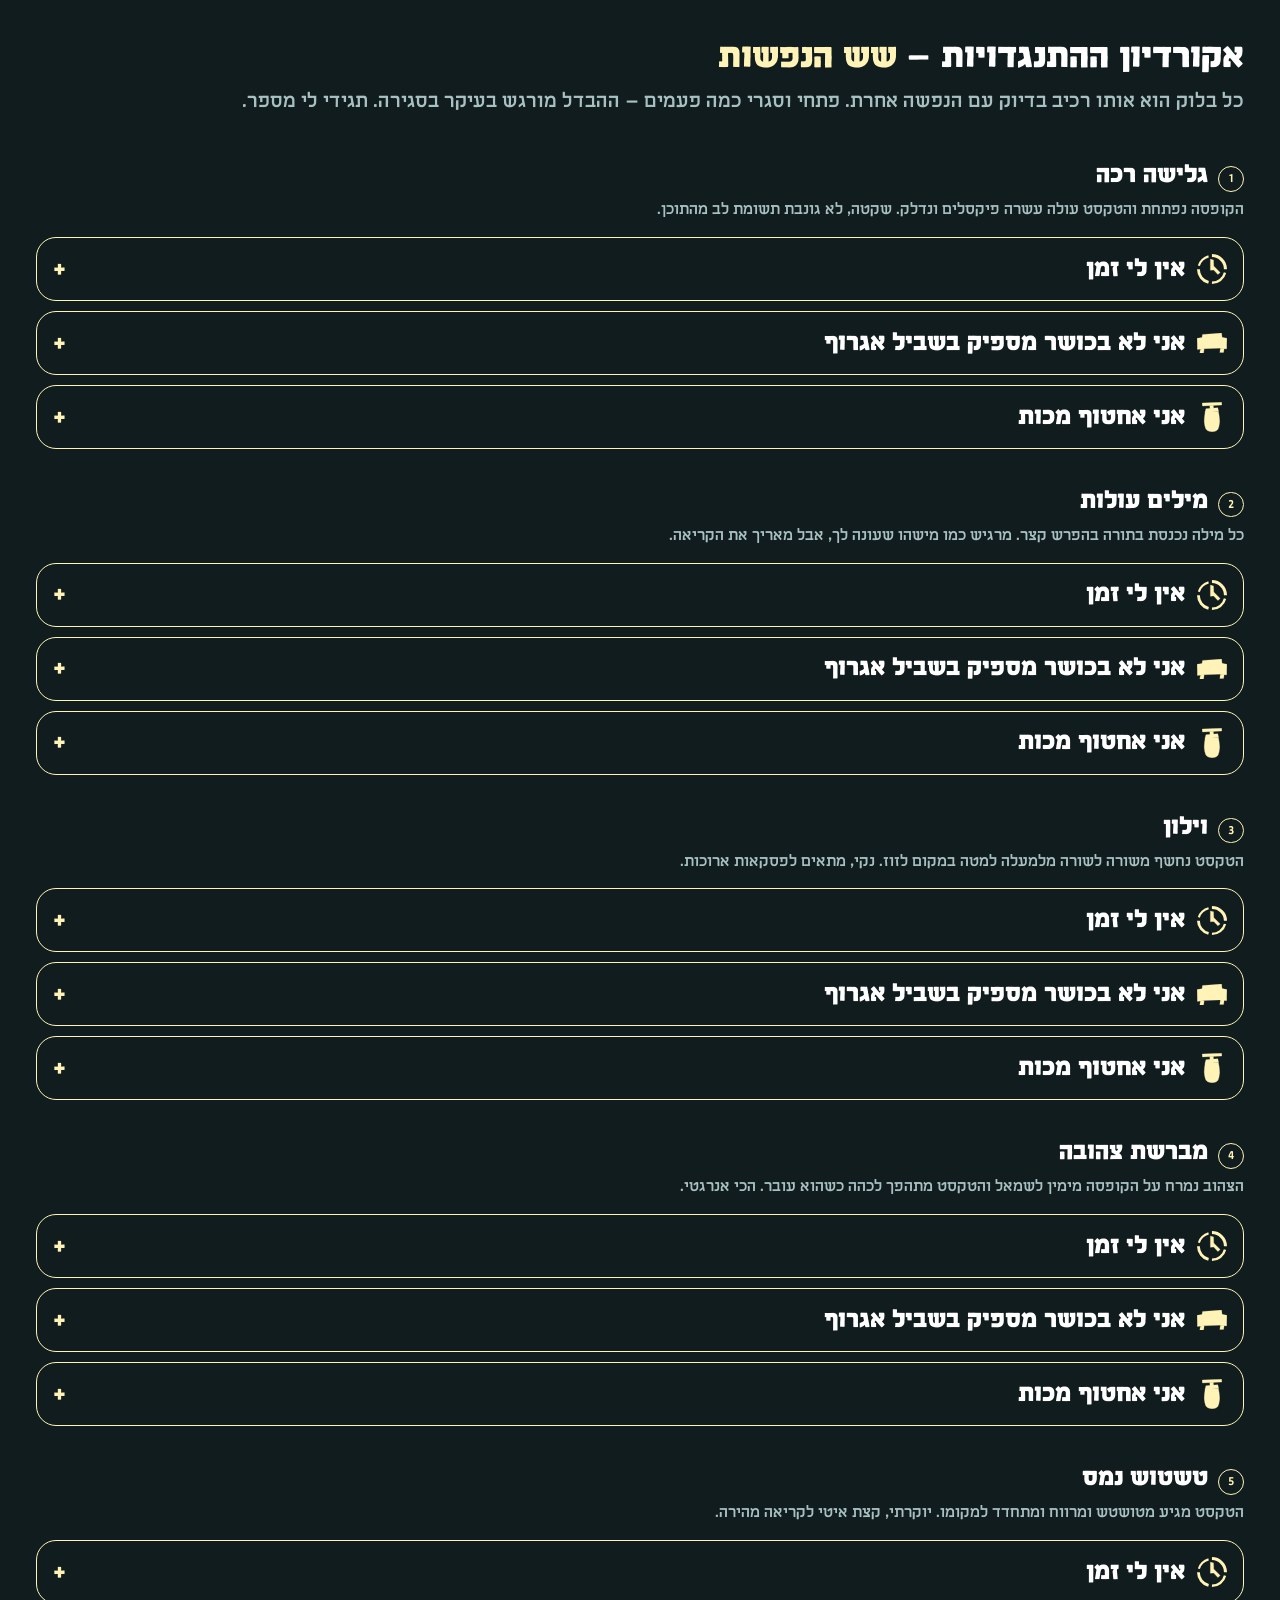
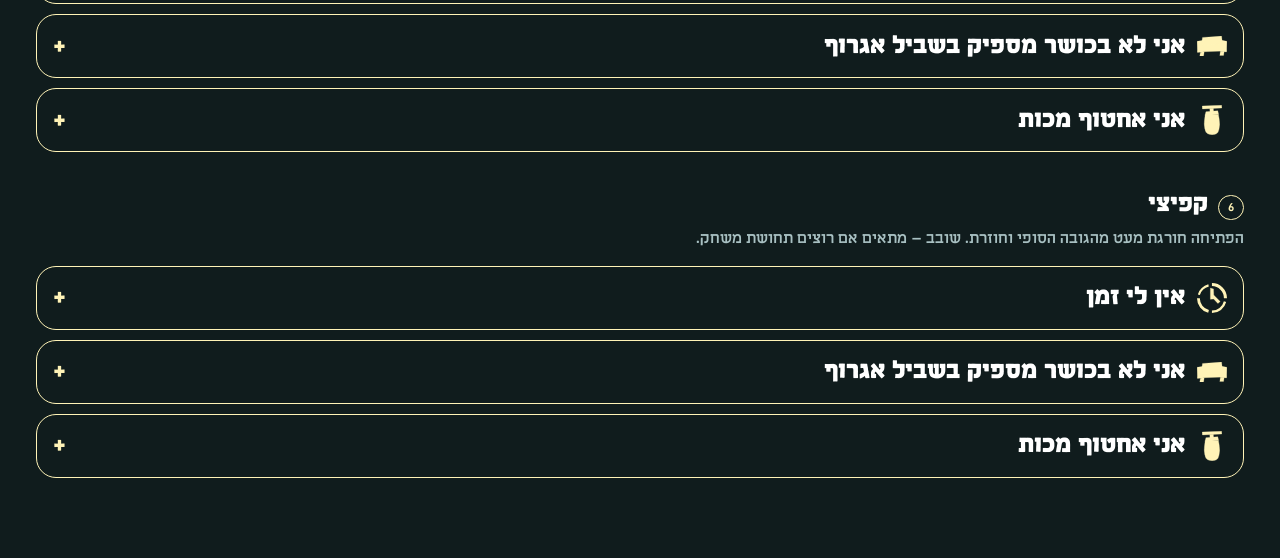
<file: acc-options.html>
<!DOCTYPE html>
<html lang="he" dir="rtl">
<head>
<meta charset="UTF-8">
<meta name="viewport" content="width=device-width, initial-scale=1, viewport-fit=cover">
<meta http-equiv="Cache-Control" content="no-cache, must-revalidate">
<title>אפשרויות הנפשה לאקורדיון ההתנגדויות — HITBOX</title>
<style>
@font-face{font-family:'Fb';src:url('פונט/FbReissfeder-Regular.otf') format('opentype');font-weight:400;font-display:swap;}
@font-face{font-family:'Fb';src:url('פונט/FbReissfeder-Bold.otf') format('opentype');font-weight:700;font-display:swap;}

:root{--ink:#101c1d;--teal:#3e6e72;--sand:#fff3b7;--r:20px;
  --pad:clamp(20px,8.5vw,36px);--h3:clamp(18px,5.5vw,24px);--body:clamp(15px,4.5vw,19px);}
*{margin:0;padding:0;box-sizing:border-box;-webkit-tap-highlight-color:transparent;}
html{overflow-x:clip;}
body{background:var(--ink);color:#fff;font-family:'Fb',sans-serif;direction:rtl;
  line-height:1.5;overflow-x:clip;padding:0 0 80px;}

header{padding:40px var(--pad) 8px;}
header h1{font-size:clamp(26px,7.5vw,34px);font-weight:700;line-height:1.02;}
header h1 span{color:var(--sand);}
header p{margin-top:12px;font-size:var(--body);color:#a8c0c2;}

section{padding:34px var(--pad) 0;}
.hd{display:flex;align-items:baseline;gap:10px;margin-bottom:6px;}
.hd b{font-size:var(--h3);font-weight:700;}
.hd i{font-style:normal;font-size:13px;color:var(--sand);border:1px solid var(--sand);
  border-radius:999px;padding:2px 9px;flex:none;}
.note{font-size:14.5px;color:#a8c0c2;margin-bottom:16px;}

/* ---------- שלד משותף לכל האפשרויות ---------- */
.acc{border:1px solid var(--sand);border-radius:var(--r);overflow:hidden;position:relative;}
.acc+.acc{margin-top:10px;}
.q{width:100%;display:flex;align-items:center;gap:12px;padding:16px;border:0;
  background:transparent;color:#fff;font-family:inherit;font-size:var(--h3);
  font-weight:700;line-height:1.03;text-align:right;cursor:pointer;position:relative;z-index:2;}
.q img{width:30px;height:30px;flex:none;object-fit:contain;}
.q::after{content:'+';margin-inline-start:auto;font-size:24px;color:var(--sand);flex:none;}
.acc.on .q::after{content:'\2212';}
.a{display:grid;grid-template-rows:0fr;position:relative;z-index:2;}
.a>div{overflow:hidden;}
.a p{padding:0 16px 16px;font-size:var(--body);}
.acc.on .a{grid-template-rows:1fr;}

/* ברירת המחדל: הצהוב ממלא את הקופסה בפתיחה */
.acc.on{background:var(--sand);}
.acc.on .q{color:var(--ink);}
.acc.on .q::after{color:var(--ink);}
.acc.on .q img{filter:brightness(0);}
.acc.on .a p{color:var(--ink);}

/* ============ 1 · גלישה רכה ============ */
[data-fx="slide"] .a{transition:grid-template-rows .42s cubic-bezier(.22,1,.36,1);}
[data-fx="slide"] .a p{opacity:0;transform:translateY(10px);
  transition:opacity .3s ease .08s,transform .34s cubic-bezier(.22,1,.36,1) .08s;}
[data-fx="slide"].on .a p{opacity:1;transform:none;}

/* ============ 2 · מילים עולות ============ */
[data-fx="words"] .a{transition:grid-template-rows .4s cubic-bezier(.22,1,.36,1);}
[data-fx="words"] .a w{display:inline-block;opacity:0;transform:translateY(14px);
  transition:opacity .32s ease,transform .42s cubic-bezier(.22,1,.36,1);}
[data-fx="words"].on .a w{opacity:1;transform:none;}

/* ============ 3 · וילון ============ */
[data-fx="curtain"] .a{transition:grid-template-rows .34s cubic-bezier(.22,1,.36,1);}
[data-fx="curtain"] .a p{clip-path:inset(0 0 100% 0);
  transition:clip-path .55s cubic-bezier(.22,1,.36,1) .06s;}
[data-fx="curtain"].on .a p{clip-path:inset(0 0 0 0);}

/* ============ 4 · מברשת צהובה ============ */
[data-fx="sweep"]{background:transparent;}
[data-fx="sweep"].on{background:transparent;}
[data-fx="sweep"]::before{content:'';position:absolute;inset:0;z-index:1;
  background:var(--sand);transform:scaleX(0);transform-origin:right center;
  transition:transform .5s cubic-bezier(.22,1,.36,1);}
[data-fx="sweep"].on::before{transform:scaleX(1);}
[data-fx="sweep"] .q,[data-fx="sweep"] .q::after,[data-fx="sweep"] .a p{
  transition:color .3s ease .16s;}
[data-fx="sweep"] .q img{transition:filter .3s ease .16s;}
[data-fx="sweep"] .a{transition:grid-template-rows .42s cubic-bezier(.22,1,.36,1) .1s;}

/* ============ 5 · טשטוש נמס ============ */
[data-fx="blur"] .a{transition:grid-template-rows .4s cubic-bezier(.22,1,.36,1);}
[data-fx="blur"] .a p{opacity:0;filter:blur(7px);letter-spacing:.055em;
  transition:opacity .38s ease .06s,filter .48s ease .06s,letter-spacing .48s ease .06s;}
[data-fx="blur"].on .a p{opacity:1;filter:none;letter-spacing:normal;}

/* ============ 6 · קפיצי ============ */
[data-fx="spring"] .a{transition:grid-template-rows .52s cubic-bezier(.34,1.56,.64,1);}
[data-fx="spring"] .a p{opacity:0;transform:translateY(16px) scale(.97);
  transition:opacity .28s ease .1s,transform .5s cubic-bezier(.34,1.56,.64,1) .1s;}
[data-fx="spring"].on .a p{opacity:1;transform:none;}

@media (prefers-reduced-motion:reduce){
  .a,.a p,.a w,[data-fx="sweep"]::before{transition-duration:.01ms !important;}
}
</style>
</head>
<body>

<header>
  <h1>אקורדיון ההתנגדויות — <span>שש הנפשות</span></h1>
  <p>כל בלוק הוא אותו רכיב בדיוק עם הנפשה אחרת. פתחי וסגרי כמה פעמים — ההבדל מורגש בעיקר בסגירה. תגידי לי מספר.</p>
</header>

<div id="app"></div>

<script>
const OBJECTIONS = [
  { ic: 'icon-30', q: 'אין לי זמן',
    a: 'שעה, פעם-פעמיים בשבוע — פחות ממה שאתה מבזבז על הטלפון בערב אחד. והסניפים חמש דקות מהמשרד, בדרך הביתה.' },
  { ic: 'icon-29', q: 'אני לא בכושר מספיק בשביל אגרוף',
    a: 'רוב מי שמגיע אלינו לא. לכל תרגיל יש גרסה קלה יותר, אתה קובע את הקצב והמאמן דואג לטכניקה.' },
  { ic: 'icon-28', q: 'אני אחטוף מכות',
    a: 'עובדים בזוגות בצורה מבוקרת ועל שקים, לא עולים לקרבות זירה.' }
];

const FX = [
  { id: 'slide',   n: 'גלישה רכה',
    d: 'הקופסה נפתחת והטקסט עולה עשרה פיקסלים ונדלק. שקטה, לא גונבת תשומת לב מהתוכן.' },
  { id: 'words',   n: 'מילים עולות',
    d: 'כל מילה נכנסת בתורה בהפרש קצר. מרגיש כמו מישהו שעונה לך, אבל מאריך את הקריאה.' },
  { id: 'curtain', n: 'וילון',
    d: 'הטקסט נחשף משורה לשורה מלמעלה למטה במקום לזוז. נקי, מתאים לפסקאות ארוכות.' },
  { id: 'sweep',   n: 'מברשת צהובה',
    d: 'הצהוב נמרח על הקופסה מימין לשמאל והטקסט מתהפך לכהה כשהוא עובר. הכי אנרגטי.' },
  { id: 'blur',    n: 'טשטוש נמס',
    d: 'הטקסט מגיע מטושטש ומרווח ומתחדד למקומו. יוקרתי, קצת איטי לקריאה מהירה.' },
  { id: 'spring',  n: 'קפיצי',
    d: 'הפתיחה חורגת מעט מהגובה הסופי וחוזרת. שובב — מתאים אם רוצים תחושת משחק.' }
];

const wrap = t => t.split(' ').map(w => `<w>${w}</w>`).join(' ');

document.getElementById('app').innerHTML = FX.map((f, k) => `
  <section>
    <div class="hd"><i>${k + 1}</i><b>${f.n}</b></div>
    <p class="note">${f.d}</p>
    ${OBJECTIONS.map(o => `
      <div class="acc" data-fx="${f.id}">
        <button class="q" type="button"><img src="assets/${o.ic}.svg" alt="">${o.q}</button>
        <div class="a"><div><p>${f.id === 'words' ? wrap(o.a) : o.a}</p></div></div>
      </div>`).join('')}
  </section>`).join('');

/* המילים באפשרות 2 נכנסות בהפרש קבוע זו אחר זו */
document.querySelectorAll('[data-fx="words"] .a').forEach(a =>
  a.querySelectorAll('w').forEach((w, i) => {
    w.style.transitionDelay = (0.06 + i * 0.022).toFixed(3) + 's';
  }));

/* פתוח אחד בכל בלוק, כמו בעמוד עצמו */
document.getElementById('app').addEventListener('click', e => {
  const q = e.target.closest('.q');
  if (!q) return;
  const acc = q.parentElement, open = acc.classList.contains('on');
  acc.closest('section').querySelectorAll('.acc.on').forEach(o => o.classList.remove('on'));
  if (!open) acc.classList.add('on');
});
</script>
</body>
</html>
</file>
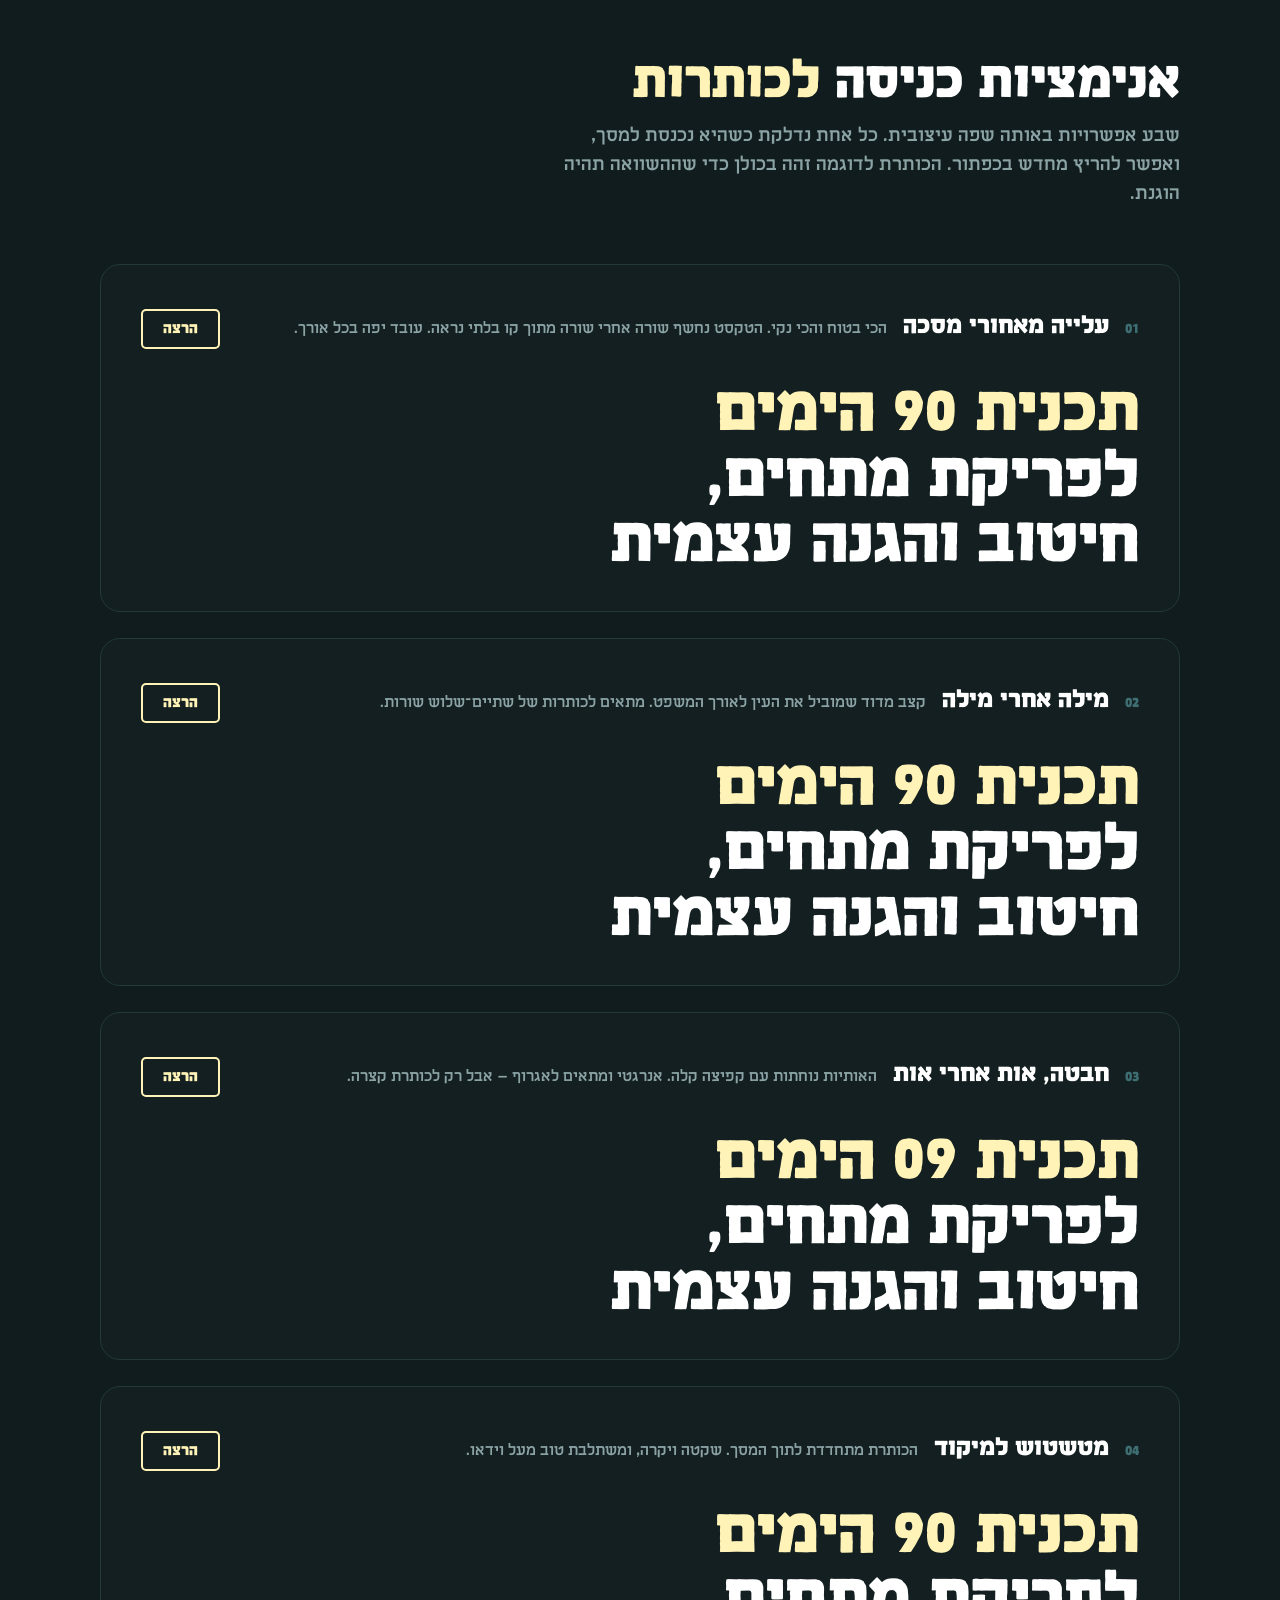
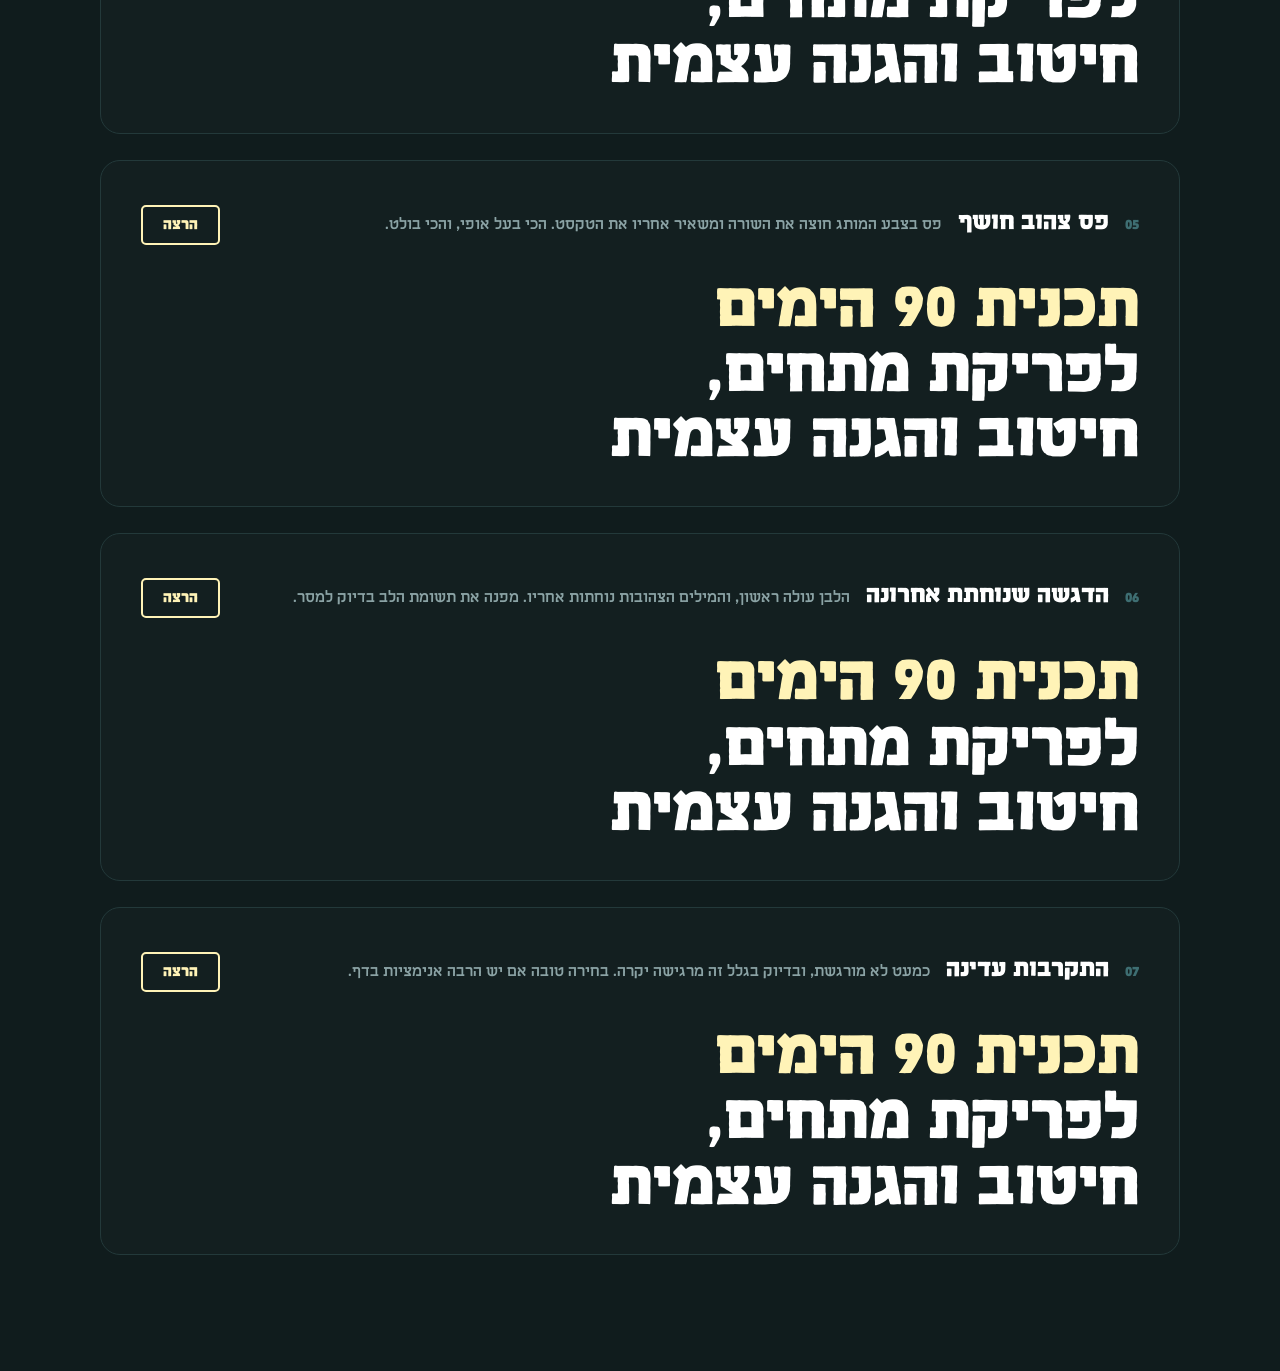
<file: anim-demo.html>
<!DOCTYPE html>
<html lang="he" dir="rtl">
<head>
<meta charset="UTF-8">
<meta name="viewport" content="width=device-width, initial-scale=1.0">
<title>אנימציות כניסה לכותרות — HITBOX</title>
<style>
@font-face{font-family:'FbReissfeder';src:url('פונט/FbReissfeder-Regular.otf') format('opentype');font-weight:400;}
@font-face{font-family:'FbReissfeder';src:url('פונט/FbReissfeder-Bold.otf') format('opentype');font-weight:700;}
*{margin:0;padding:0;box-sizing:border-box;}
body{background:#101c1d;color:#fff;font-family:'FbReissfeder',sans-serif;direction:rtl;padding:56px 24px 90px;}
.wrap{max-width:1080px;margin:0 auto;}
.top{margin-bottom:56px;}
.top h1{font-size:52px;font-weight:700;line-height:1;}
.top h1 span{color:#fff3b7;}
.top p{margin-top:14px;font-size:18px;line-height:1.6;color:#8ba3a5;max-width:640px;}

.demo{border:1px solid #23393a;border-radius:20px;padding:44px 40px 36px;margin-bottom:26px;
  background:#131f20;overflow:hidden;}
.bar{display:flex;align-items:baseline;gap:16px;flex-wrap:wrap;margin-bottom:30px;}
.num{font-size:15px;color:#3e6e72;font-weight:700;}
.name{font-size:24px;font-weight:700;}
.why{font-size:15px;line-height:1.5;color:#8ba3a5;flex:1 1 260px;}
.replay{margin-inline-start:auto;height:40px;padding:0 20px;border-radius:5px;cursor:pointer;
  border:2px solid #fff3b7;background:transparent;color:#fff3b7;font-family:inherit;font-size:15px;font-weight:700;
  transition:background-color .2s ease,color .2s ease;}
.replay:hover{background:#fff3b7;color:#101c1d;}

.stage{font-size:clamp(30px,5.4vw,64px);font-weight:700;line-height:1.02;}
.stage .y{color:#fff3b7;}
.line{display:block;overflow:hidden;}          /* המסכה שממנה הטקסט עולה */
.line > i{display:block;font-style:normal;}
.w,.ch{display:inline-block;}

/* 1 — עלייה מאחורי מסכה, שורה אחרי שורה */
.a1 .line > i{transform:translateY(115%);}
.a1.go .line > i{transform:translateY(0);
  transition:transform .9s cubic-bezier(.16,1,.3,1);transition-delay:var(--d);}

/* 2 — מילה אחרי מילה */
.a2 .w{opacity:0;transform:translateY(70%);}
.a2.go .w{opacity:1;transform:translateY(0);
  transition:transform .7s cubic-bezier(.16,1,.3,1),opacity .5s ease;transition-delay:var(--d);}

/* 3 — אות אחרי אות, עם חבטה קטנה בסוף */
.a3 .ch{opacity:0;transform:translateY(-38%) scale(.86);}
.a3.go .ch{opacity:1;transform:translateY(0) scale(1);
  transition:transform .5s cubic-bezier(.34,1.7,.5,1),opacity .3s ease;transition-delay:var(--d);}

/* 4 — יוצא מטשטוש ומתמקד */
.a4{opacity:0;filter:blur(18px);transform:scale(1.06);}
.a4.go{opacity:1;filter:blur(0);transform:scale(1);
  transition:opacity .8s ease,filter .9s cubic-bezier(.16,1,.3,1),transform .9s cubic-bezier(.16,1,.3,1);}

/* 5 — פס צהוב חוצה וחושף מאחוריו */
.a5 .line{position:relative;}
.a5 .line > i{opacity:0;}
.a5 .line::after{content:'';position:absolute;inset:0;background:#fff3b7;transform:scaleX(0);
  transform-origin:right center;}
.a5.go .line > i{opacity:1;transition:opacity 0s linear;transition-delay:calc(var(--d) + .34s);}
.a5.go .line::after{animation:wipe .78s cubic-bezier(.7,0,.3,1) forwards;animation-delay:var(--d);}
@keyframes wipe{
  0%{transform:scaleX(0);transform-origin:right center;}
  45%{transform:scaleX(1);transform-origin:right center;}
  55%{transform:scaleX(1);transform-origin:left center;}
  100%{transform:scaleX(0);transform-origin:left center;}
}

/* 6 — הלבן עולה, והצהוב נוחת אחריו במכה */
.a6 .line > i{transform:translateY(115%);}
.a6.go .line > i{transform:translateY(0);
  transition:transform .8s cubic-bezier(.16,1,.3,1);transition-delay:var(--d);}
.a6 .y{display:inline-block;opacity:0;transform:scale(1.5);}
.a6.go .y{opacity:1;transform:scale(1);
  transition:transform .42s cubic-bezier(.3,1.8,.5,1),opacity .2s ease;transition-delay:.72s;}

/* 7 — התקרבות עדינה מאחורי מסכה, בלי דרמה */
.a7 .line > i{transform:translateY(40%) scale(1.14);opacity:0;}
.a7.go .line > i{transform:translateY(0) scale(1);opacity:1;
  transition:transform 1.15s cubic-bezier(.16,1,.3,1),opacity .7s ease;transition-delay:var(--d);}

@media (prefers-reduced-motion:reduce){
  .stage *,.stage{transition:none!important;animation:none!important;
    opacity:1!important;transform:none!important;filter:none!important;}
  .a5 .line::after{display:none;}
}
</style>
</head>
<body>
<div class="wrap">
  <div class="top">
    <h1>אנימציות כניסה <span>לכותרות</span></h1>
    <p>שבע אפשרויות באותה שפה עיצובית. כל אחת נדלקת כשהיא נכנסת למסך, ואפשר להריץ מחדש בכפתור.
       הכותרת לדוגמה זהה בכולן כדי שההשוואה תהיה הוגנת.</p>
  </div>

  <section class="demo"><div class="bar"><span class="num">01</span><span class="name">עלייה מאחורי מסכה</span>
    <span class="why">הכי בטוח והכי נקי. הטקסט נחשף שורה אחרי שורה מתוך קו בלתי נראה. עובד יפה בכל אורך.</span>
    <button class="replay">הרצה</button></div>
    <div class="stage a1" data-split="lines"></div></section>

  <section class="demo"><div class="bar"><span class="num">02</span><span class="name">מילה אחרי מילה</span>
    <span class="why">קצב מדוד שמוביל את העין לאורך המשפט. מתאים לכותרות של שתיים־שלוש שורות.</span>
    <button class="replay">הרצה</button></div>
    <div class="stage a2" data-split="words"></div></section>

  <section class="demo"><div class="bar"><span class="num">03</span><span class="name">חבטה, אות אחרי אות</span>
    <span class="why">האותיות נוחתות עם קפיצה קלה. אנרגטי ומתאים לאגרוף — אבל רק לכותרת קצרה.</span>
    <button class="replay">הרצה</button></div>
    <div class="stage a3" data-split="chars"></div></section>

  <section class="demo"><div class="bar"><span class="num">04</span><span class="name">מטשטוש למיקוד</span>
    <span class="why">הכותרת מתחדדת לתוך המסך. שקטה ויקרה, ומשתלבת טוב מעל וידאו.</span>
    <button class="replay">הרצה</button></div>
    <div class="stage a4" data-split="none"></div></section>

  <section class="demo"><div class="bar"><span class="num">05</span><span class="name">פס צהוב חושף</span>
    <span class="why">פס בצבע המותג חוצה את השורה ומשאיר אחריו את הטקסט. הכי בעל אופי, והכי בולט.</span>
    <button class="replay">הרצה</button></div>
    <div class="stage a5" data-split="lines"></div></section>

  <section class="demo"><div class="bar"><span class="num">06</span><span class="name">הדגשה שנוחתת אחרונה</span>
    <span class="why">הלבן עולה ראשון, והמילים הצהובות נוחתות אחריו. מפנה את תשומת הלב בדיוק למסר.</span>
    <button class="replay">הרצה</button></div>
    <div class="stage a6" data-split="lines"></div></section>

  <section class="demo"><div class="bar"><span class="num">07</span><span class="name">התקרבות עדינה</span>
    <span class="why">כמעט לא מורגשת, ובדיוק בגלל זה מרגישה יקרה. בחירה טובה אם יש הרבה אנימציות בדף.</span>
    <button class="replay">הרצה</button></div>
    <div class="stage a7" data-split="lines"></div></section>
</div>

<script>
const LINES = [
  ['תכנית 90 הימים', true],
  ['לפריקת מתחים,', false],
  ['חיטוב והגנה עצמית', false]
];
const STEP = { lines: 110, words: 55, chars: 22 };   // מילישניות בין פריטים

function build(stage) {
  const mode = stage.dataset.split;
  stage.innerHTML = '';
  let n = 0;
  LINES.forEach(([text, yellow]) => {
    const line = document.createElement('span');
    line.className = 'line';
    const inner = document.createElement('i');
    if (mode === 'words' || mode === 'chars') {
      const parts = mode === 'words' ? text.split(' ') : [...text];
      parts.forEach((part, i) => {
        const el = document.createElement('span');
        el.className = mode === 'words' ? 'w' : 'ch';
        el.textContent = part === ' ' ? ' ' : part;
        if (yellow) el.classList.add('y');
        el.style.setProperty('--d', (n++ * STEP[mode]) + 'ms');
        inner.appendChild(el);
        if (mode === 'words' && i < parts.length - 1) inner.appendChild(document.createTextNode(' '));
      });
    } else {
      inner.innerHTML = yellow ? `<span class="y">${text}</span>` : text;
      inner.style.setProperty('--d', (n++ * STEP.lines) + 'ms');
    }
    line.appendChild(inner);
    stage.appendChild(line);
  });
}

const stages = [...document.querySelectorAll('.stage')];
stages.forEach(build);

function play(stage) {
  stage.classList.remove('go');
  void stage.offsetWidth;          // מאלץ ריסטארט של האנימציה
  stage.classList.add('go');
}

const io = new IntersectionObserver((entries) => {
  entries.forEach(e => { if (e.isIntersecting) { play(e.target); io.unobserve(e.target); } });
}, { threshold: .5 });
stages.forEach(s => io.observe(s));

document.querySelectorAll('.replay').forEach(btn => {
  btn.addEventListener('click', () => play(btn.closest('.demo').querySelector('.stage')));
});
</script>
</body>
</html>
</file>
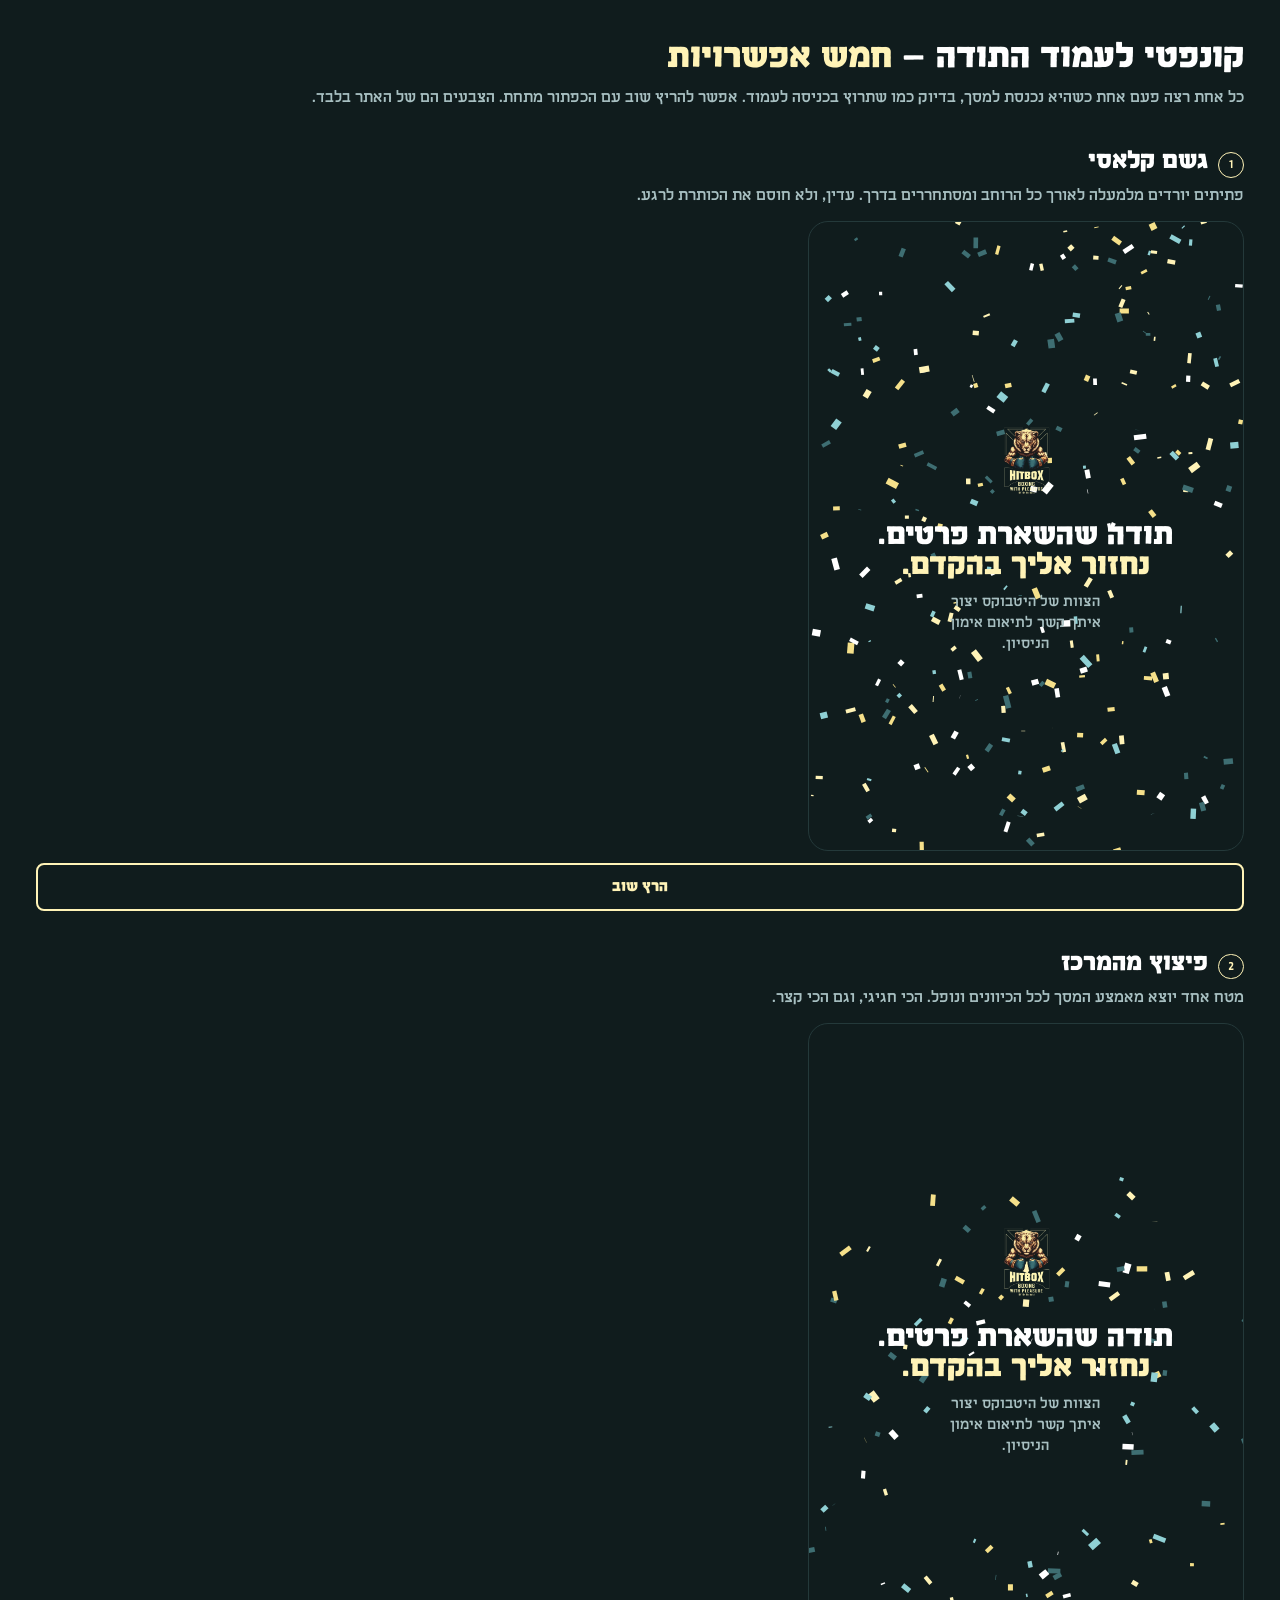
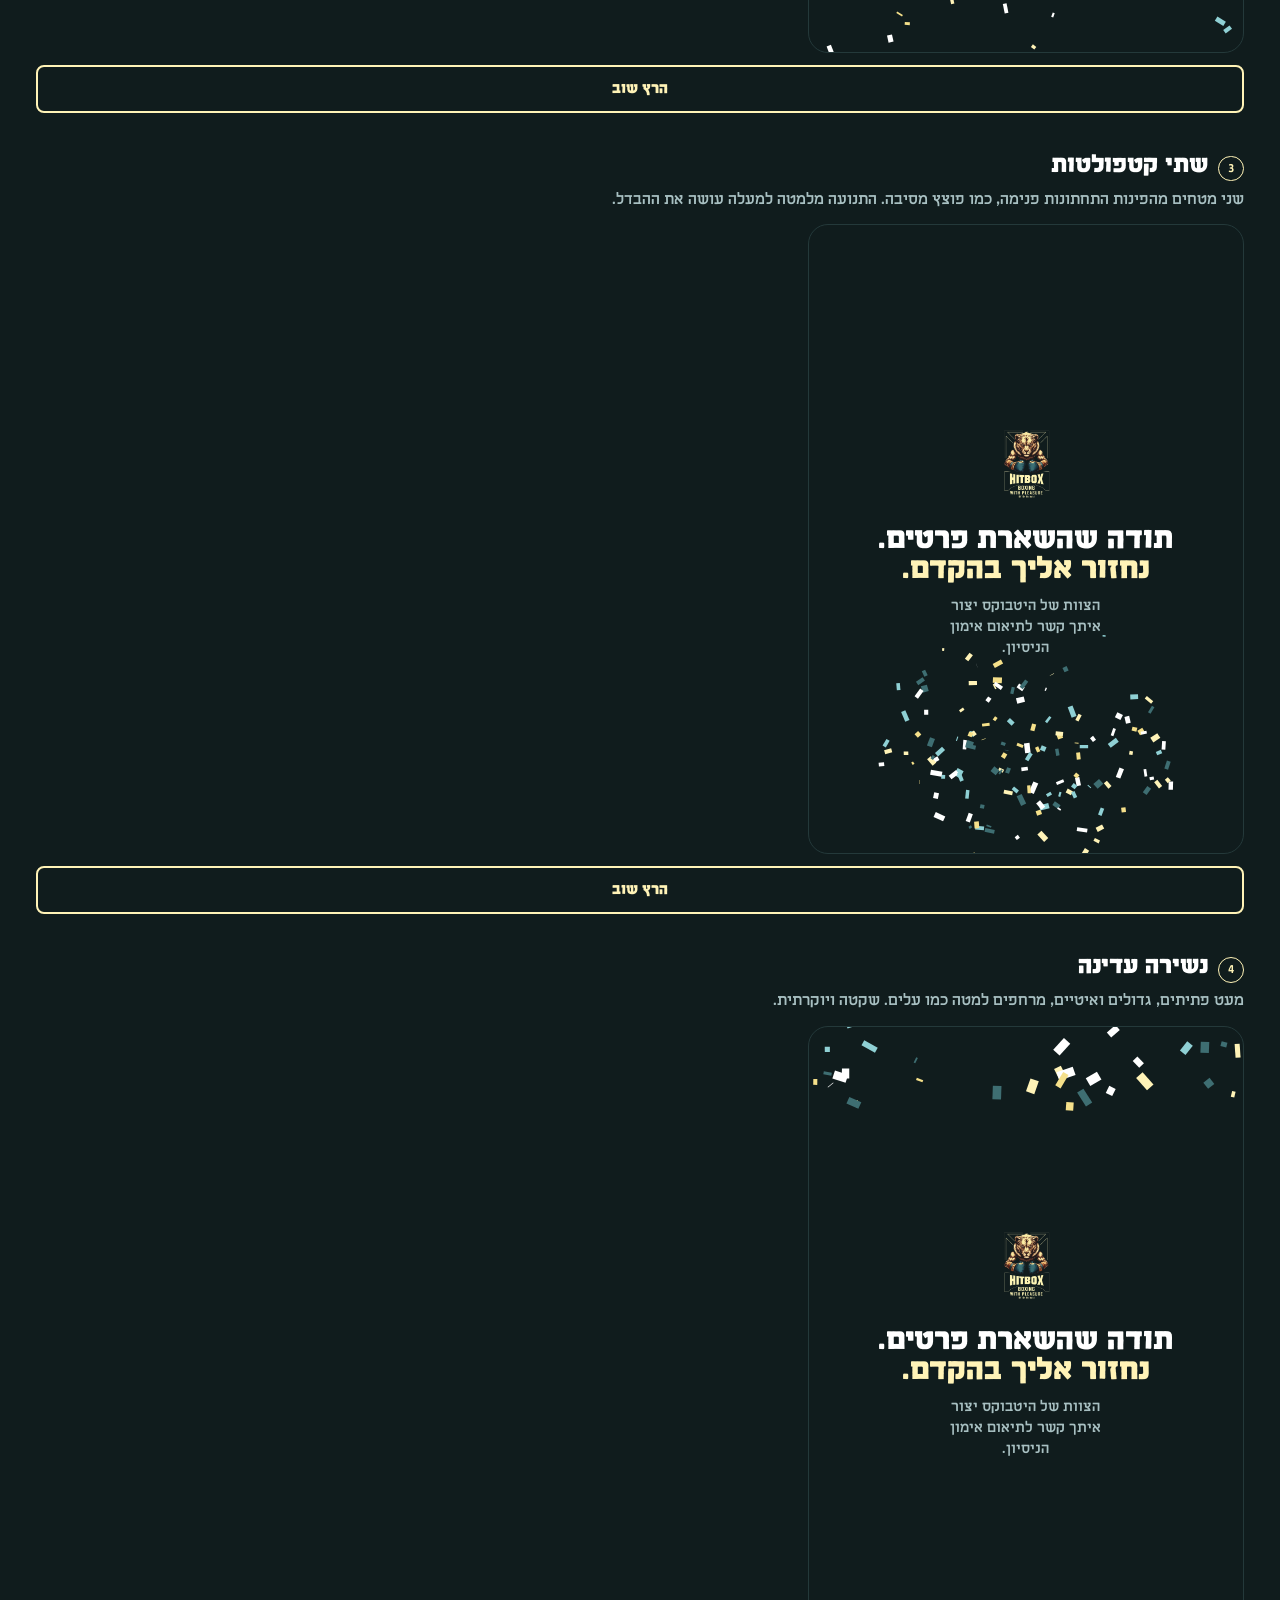
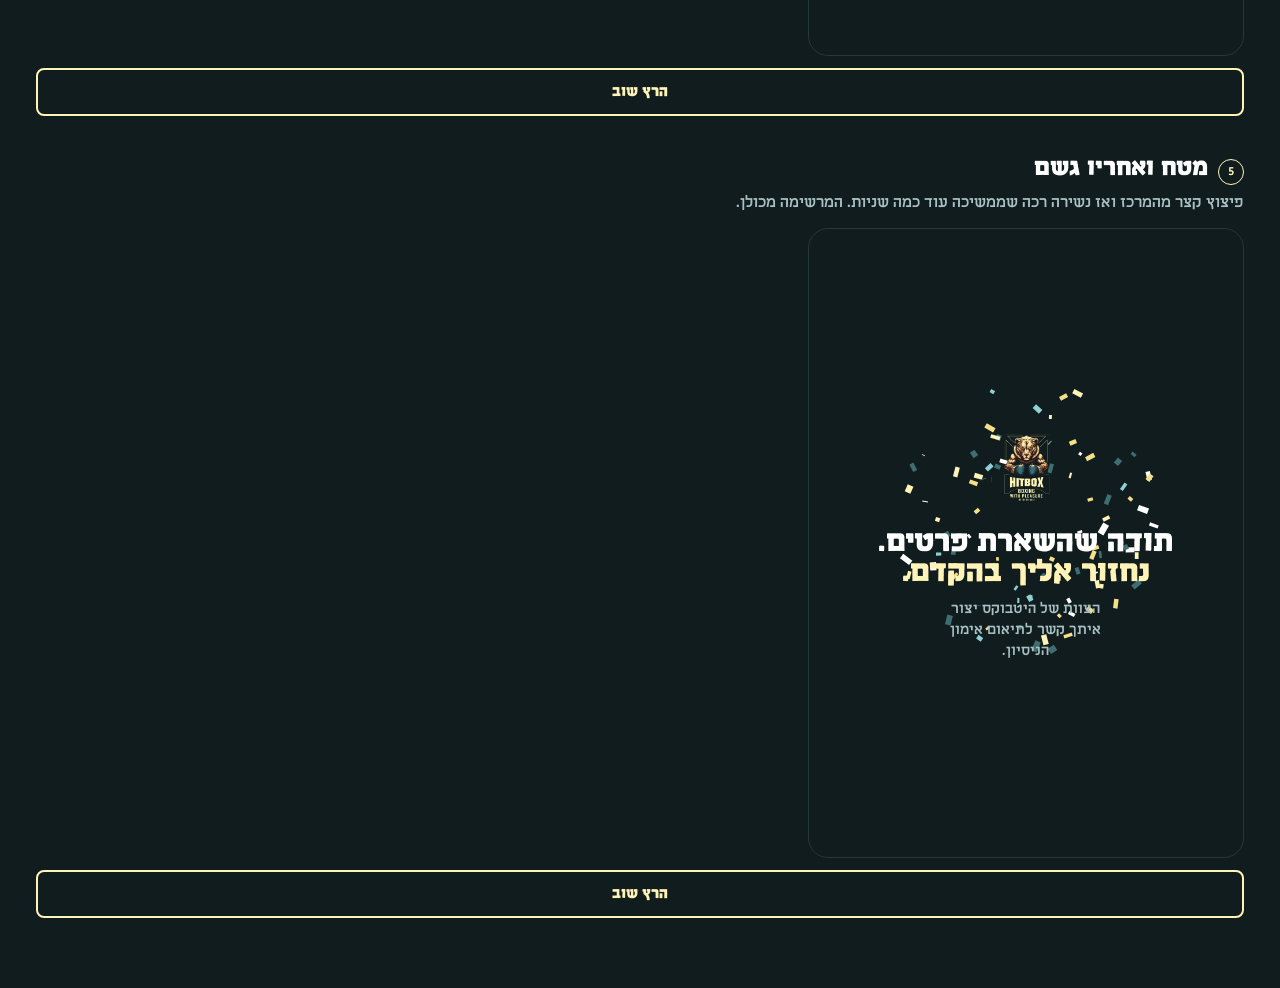
<file: confetti-options.html>
<!DOCTYPE html>
<html lang="he" dir="rtl">
<head>
<meta charset="UTF-8">
<meta name="viewport" content="width=device-width, initial-scale=1, viewport-fit=cover">
<meta http-equiv="Cache-Control" content="no-cache, must-revalidate">
<title>אפשרויות קונפטי לעמוד התודה — HITBOX</title>
<style>
@font-face{font-family:'Fb';src:url('פונט/FbReissfeder-Regular.otf') format('opentype');font-weight:400;font-display:swap;}
@font-face{font-family:'Fb';src:url('פונט/FbReissfeder-Bold.otf') format('opentype');font-weight:700;font-display:swap;}

:root{--ink:#101c1d;--teal:#3e6e72;--sand:#fff3b7;--r:20px;--pad:clamp(20px,8.5vw,36px);}
*{margin:0;padding:0;box-sizing:border-box;-webkit-tap-highlight-color:transparent;}
html{overflow-x:clip;}
body{background:var(--ink);color:#fff;font-family:'Fb',sans-serif;direction:rtl;
  line-height:1.5;overflow-x:clip;padding-bottom:70px;}

header{padding:40px var(--pad) 0;}
header h1{font-size:clamp(26px,7.5vw,34px);font-weight:700;line-height:1.02;}
header h1 span{color:var(--sand);}
header p{margin-top:12px;font-size:15px;color:#a8c0c2;}

section{padding:34px var(--pad) 0;}
.hd{display:flex;align-items:baseline;gap:10px;}
.hd b{font-size:clamp(18px,5.5vw,24px);font-weight:700;}
.hd i{font-style:normal;font-size:13px;color:var(--sand);border:1px solid var(--sand);
  border-radius:999px;padding:2px 9px;flex:none;}
.note{margin:6px 0 14px;font-size:14.5px;color:#a8c0c2;}

/* ---------- הבמה: חיקוי של ראש עמוד התודה ---------- */
.stage{position:relative;border-radius:var(--r);overflow:hidden;background:var(--ink);
  border:1px solid #24393a;aspect-ratio:9/13;max-height:70vh;
  display:flex;flex-direction:column;align-items:center;justify-content:center;
  text-align:center;padding:24px;}
.stage canvas{position:absolute;inset:0;width:100%;height:100%;pointer-events:none;}
.stage .logo{width:64px;height:auto;margin-bottom:18px;position:relative;}
.stage h2{position:relative;font-size:clamp(22px,6.5vw,30px);font-weight:700;line-height:1;}
.stage h2 span{color:var(--sand);}
.stage p{position:relative;margin-top:12px;font-size:14px;color:#a8c0c2;max-width:26ch;}

.replay{margin-top:12px;width:100%;min-height:48px;border:2px solid var(--sand);
  border-radius:8px;background:transparent;color:var(--sand);font-family:inherit;
  font-size:15px;font-weight:700;cursor:pointer;}
.replay:active{background:var(--sand);color:var(--ink);}
</style>
</head>
<body>

<header>
  <h1>קונפטי לעמוד התודה — <span>חמש אפשרויות</span></h1>
  <p>כל אחת רצה פעם אחת כשהיא נכנסת למסך, בדיוק כמו שתרוץ בכניסה לעמוד. אפשר להריץ שוב עם הכפתור מתחת. הצבעים הם של האתר בלבד.</p>
</header>

<div id="app"></div>

<script>
const COLORS = ['#fff3b7', '#ffffff', '#3e6e72', '#8fd0d4', '#f5e08a'];

const FX = [
  { id: 'rain', n: 'גשם קלאסי',
    d: 'פתיתים יורדים מלמעלה לאורך כל הרוחב ומסתחררים בדרך. עדין, ולא חוסם את הכותרת לרגע.' },
  { id: 'burst', n: 'פיצוץ מהמרכז',
    d: 'מטח אחד יוצא מאמצע המסך לכל הכיוונים ונופל. הכי חגיגי, וגם הכי קצר.' },
  { id: 'cannons', n: 'שתי קטפולטות',
    d: 'שני מטחים מהפינות התחתונות פנימה, כמו פוצץ מסיבה. התנועה מלמטה למעלה עושה את ההבדל.' },
  { id: 'drift', n: 'נשירה עדינה',
    d: 'מעט פתיתים, גדולים ואיטיים, מרחפים למטה כמו עלים. שקטה ויוקרתית.' },
  { id: 'double', n: 'מטח ואחריו גשם',
    d: 'פיצוץ קצר מהמרכז ואז נשירה רכה שממשיכה עוד כמה שניות. המרשימה מכולן.' }
];

document.getElementById('app').innerHTML = FX.map((f, k) => `
  <section>
    <div class="hd"><i>${k + 1}</i><b>${f.n}</b></div>
    <p class="note">${f.d}</p>
    <div class="stage" data-fx="${f.id}">
      <canvas></canvas>
      <img class="logo" src="assets/logo-hitbox.png" alt="">
      <h2>תודה שהשארת פרטים.<br><span>נחזור אליך בהקדם.</span></h2>
      <p>הצוות של היטבוקס יצור איתך קשר לתיאום אימון הניסיון.</p>
    </div>
    <button class="replay" type="button" data-for="${f.id}">הרץ שוב</button>
  </section>`).join('');

/* ============================================================
   מנוע אחד. כל אפשרות רק מגדירה איך נולד פתית — מאיפה, לאיזה
   כיוון ובאיזו מהירות — ומשם הפיזיקה זהה: כבידה, גרר וסחרור.
   ============================================================ */
const rnd = (a, b) => a + Math.random() * (b - a);
const pick = a => a[(Math.random() * a.length) | 0];

function piece(x, y, vx, vy, size) {
  return {
    x, y, vx, vy,
    w: size, h: size * rnd(0.35, 0.6),
    rot: rnd(0, Math.PI * 2), spin: rnd(-0.24, 0.24),
    color: pick(COLORS), life: 0,
    /* הסחרור סביב הציר האנכי — מה שגורם לפתית "להיעלם" לרגע כשהוא בצד */
    flip: rnd(0, Math.PI * 2), flipSpeed: rnd(0.08, 0.2)
  };
}

/* כל מפיץ מחזיר מערך של פתיתים חדשים. t הוא הזמן מתחילת ההרצה בשניות. */
const EMIT = {
  rain(W, H, t, first) {
    if (t > 2.2) return [];
    const n = first ? 60 : 3;
    return Array.from({ length: n }, () =>
      piece(rnd(0, W), rnd(-H * 0.35, -10), rnd(-24, 24), rnd(90, 190), rnd(7, 13)));
  },

  burst(W, H, t, first) {
    if (!first) return [];
    return Array.from({ length: 130 }, () => {
      const a = rnd(0, Math.PI * 2), v = rnd(180, 520);
      return piece(W / 2, H * 0.42, Math.cos(a) * v, Math.sin(a) * v, rnd(7, 13));
    });
  },

  cannons(W, H, t, first) {
    if (!first) return [];
    const out = [];
    for (const side of [0, 1]) {
      for (let i = 0; i < 70; i++) {
        /* יורה כלפי מעלה ופנימה: זווית צרה סביב 60 מעלות מהאופק */
        const a = rnd(-1.25, -0.55) * (side ? 1 : 1);
        const dir = side ? -1 : 1;
        const v = rnd(420, 760);
        out.push(piece(side ? W + 10 : -10, H + 10,
          Math.cos(a) * v * dir, Math.sin(a) * v, rnd(7, 12)));
      }
    }
    return out;
  },

  drift(W, H, t, first) {
    if (t > 5) return [];
    const n = first ? 14 : 1;
    return Array.from({ length: n }, () =>
      piece(rnd(0, W), rnd(-60, -10), rnd(-14, 14), rnd(40, 75), rnd(12, 19)));
  },

  double(W, H, t, first) {
    if (first) {
      return Array.from({ length: 90 }, () => {
        const a = rnd(0, Math.PI * 2), v = rnd(160, 460);
        return piece(W / 2, H * 0.4, Math.cos(a) * v, Math.sin(a) * v, rnd(7, 12));
      });
    }
    if (t < 0.7 || t > 4) return [];
    return Array.from({ length: 2 }, () =>
      piece(rnd(0, W), -14, rnd(-18, 18), rnd(60, 120), rnd(8, 14)));
  }
};

const GRAVITY = 620, DRAG = 0.985;

function run(stage, id) {
  const canvas = stage.querySelector('canvas');
  const ctx = canvas.getContext('2d');
  const dpr = Math.min(devicePixelRatio || 1, 2);
  const W = stage.clientWidth, H = stage.clientHeight;
  canvas.width = W * dpr;
  canvas.height = H * dpr;
  ctx.setTransform(dpr, 0, 0, dpr, 0, 0);

  let bits = EMIT[id](W, H, 0, true);
  let t = 0, last = performance.now();
  if (stage._stop) stage._stop();
  let alive = true;
  stage._stop = () => { alive = false; };

  function frame(now) {
    if (!alive) return;
    const dt = Math.min((now - last) / 1000, 0.05);
    last = now; t += dt;

    bits = bits.concat(EMIT[id](W, H, t, false));

    ctx.clearRect(0, 0, W, H);
    for (let i = bits.length - 1; i >= 0; i--) {
      const b = bits[i];
      b.vy += GRAVITY * dt;
      b.vx *= DRAG; b.vy *= DRAG;
      b.x += b.vx * dt; b.y += b.vy * dt;
      b.rot += b.spin; b.flip += b.flipSpeed;
      b.life += dt;

      if (b.y > H + 40 || b.x < -60 || b.x > W + 60) { bits.splice(i, 1); continue; }

      ctx.save();
      ctx.translate(b.x, b.y);
      ctx.rotate(b.rot);
      /* רוחב הפתית מתכווץ לפי הסחרור, וזה מה שנותן תחושת נייר מסתובב */
      ctx.scale(Math.cos(b.flip), 1);
      ctx.globalAlpha = Math.max(0, 1 - Math.max(0, b.life - 2.4) / 1.2);
      ctx.fillStyle = b.color;
      ctx.fillRect(-b.w / 2, -b.h / 2, b.w, b.h);
      ctx.restore();
    }

    if (bits.length) requestAnimationFrame(frame);
    else ctx.clearRect(0, 0, W, H);
  }
  requestAnimationFrame(frame);
}

/* רצה פעם אחת כשהבמה נכנסת למסך — כמו שיקרה בכניסה לעמוד */
const io = new IntersectionObserver(es => es.forEach(e => {
  if (!e.isIntersecting) return;
  run(e.target, e.target.dataset.fx);
  io.unobserve(e.target);
}), { threshold: .45 });
document.querySelectorAll('.stage').forEach(s => io.observe(s));

document.getElementById('app').addEventListener('click', e => {
  const b = e.target.closest('.replay');
  if (!b) return;
  run(document.querySelector(`.stage[data-fx="${b.dataset.for}"]`), b.dataset.for);
});
</script>
</body>
</html>
</file>
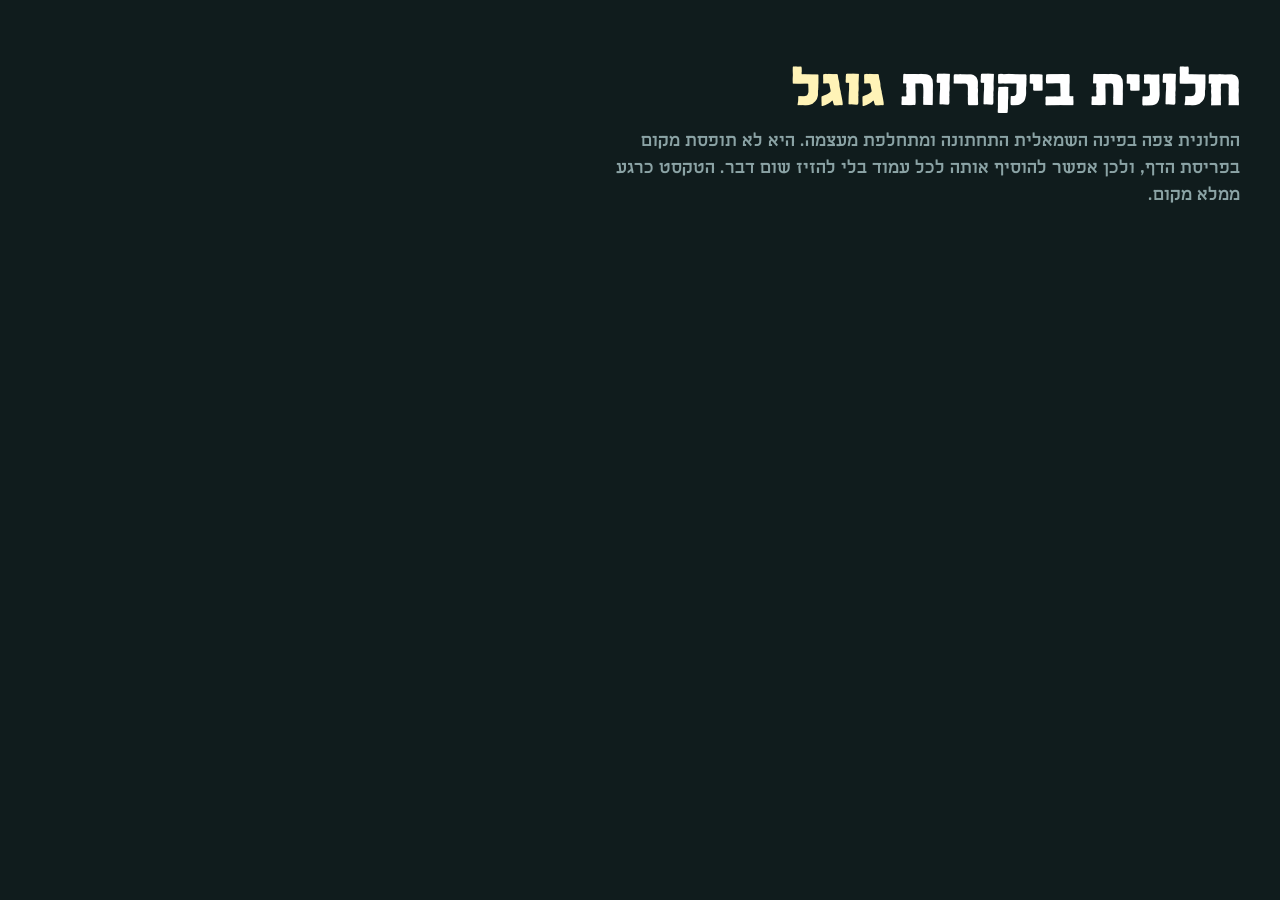
<file: reviews-demo.html>
<!DOCTYPE html>
<html lang="he" dir="rtl">
<head>
<meta charset="UTF-8">
<meta name="viewport" content="width=device-width, initial-scale=1.0">
<title>ווידג'ט ביקורות גוגל — HITBOX</title>
<style>
@font-face{font-family:'FbReissfeder';src:url('פונט/FbReissfeder-Regular.otf') format('opentype');font-weight:400;}
@font-face{font-family:'FbReissfeder';src:url('פונט/FbReissfeder-Bold.otf') format('opentype');font-weight:700;}
*{margin:0;padding:0;box-sizing:border-box;}
body{background:#101c1d;color:#fff;font-family:'FbReissfeder',sans-serif;direction:rtl;padding:64px 24px;}
.page{max-width:1200px;margin:0 auto;}
.page > h1{font-size:52px;font-weight:700;line-height:1;margin-bottom:12px;}
.page > h1 span{color:#fff3b7;}
.page > p{color:#8ba3a5;font-size:17px;line-height:1.6;margin-bottom:44px;max-width:640px;}

/* ---------- הווידג'ט ---------- */
#greviews{--gap:24px;}
.gr-head{display:flex;align-items:center;gap:14px;flex-wrap:wrap;margin-bottom:26px;}
.gr-g svg{width:34px;height:34px;display:block;}
.gr-score{font-size:40px;font-weight:700;line-height:1;}
.gr-stars{color:#fff3b7;font-size:26px;letter-spacing:2px;line-height:1;}
.gr-count{color:#8ba3a5;font-size:17px;text-decoration:none;border-bottom:1px solid transparent;}
.gr-count:hover{color:#fff3b7;border-color:#fff3b7;}

.gr-track{display:flex;gap:var(--gap);overflow-x:auto;scrollbar-width:none;padding-bottom:4px;cursor:grab;}
.gr-track::-webkit-scrollbar{display:none;}
.gr-card{flex:none;width:340px;min-height:220px;padding:26px 24px;border-radius:20px;
  background:#182a2b;border:1px solid #23393a;display:flex;flex-direction:column;gap:12px;}
.gr-top{display:flex;align-items:center;gap:12px;}
.gr-av{width:44px;height:44px;border-radius:50%;background:#3e6e72;color:#fff;flex:none;
  display:flex;align-items:center;justify-content:center;font-size:20px;font-weight:700;}
.gr-who{display:flex;flex-direction:column;line-height:1.3;}
.gr-who b{font-size:19px;font-weight:700;}
.gr-who i{font-style:normal;font-size:14px;color:#8ba3a5;}
.gr-text{font-size:17px;line-height:1.6;color:#dfe9ea;}
.gr-empty{color:#8ba3a5;}

.gr-bar{margin-top:24px;height:10px;border-radius:5px;background:#504D3B;position:relative;}
.gr-thumb{position:absolute;right:0;top:0;height:100%;border-radius:5px;background:#fff3b7;cursor:grab;}
</style>
</head>
<body>
<div class="page">
  <h1>חלונית ביקורות <span>גוגל</span></h1>
  <p>החלונית צפה בפינה השמאלית התחתונה ומתחלפת מעצמה. היא לא תופסת מקום בפריסת הדף,
     ולכן אפשר להוסיף אותה לכל עמוד בלי להזיז שום דבר. הטקסט כרגע ממלא מקום.</p>
</div>
<script src="reviews.js"></script>
</body>
</html>
</file>
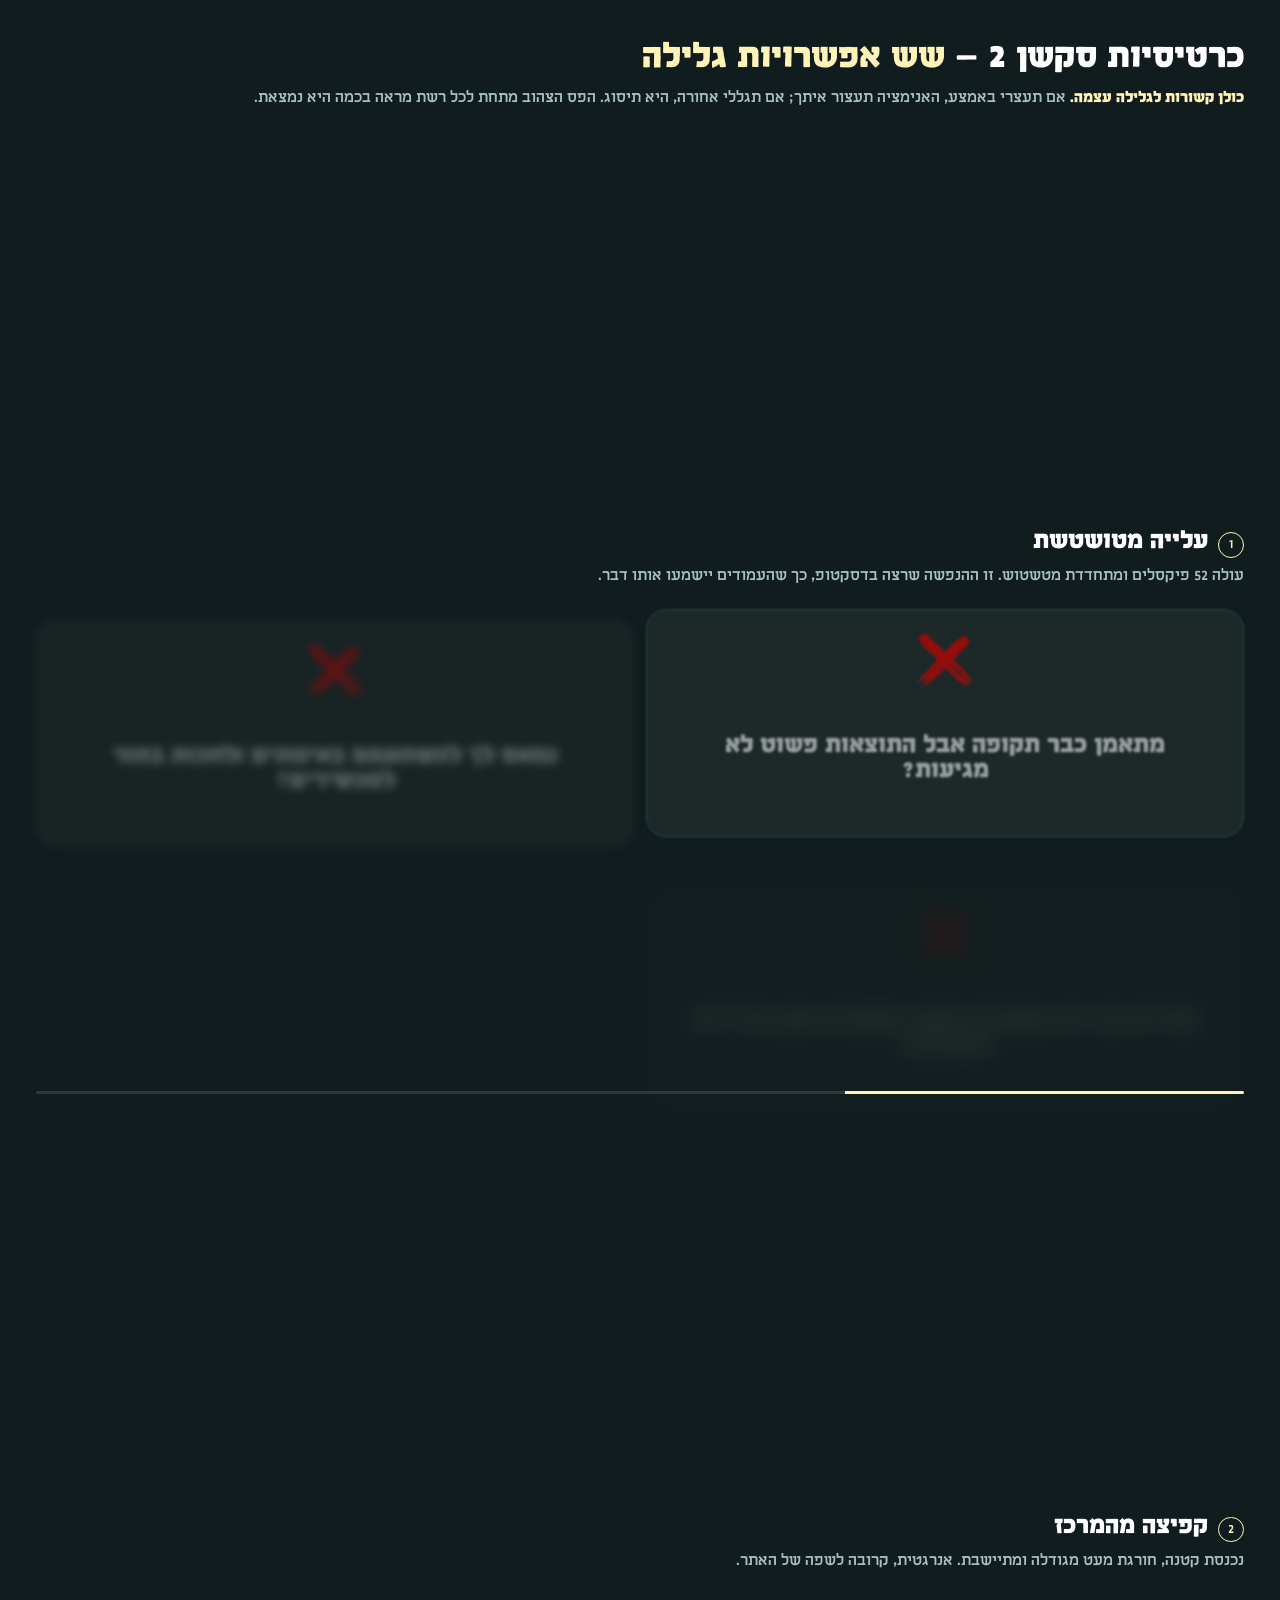
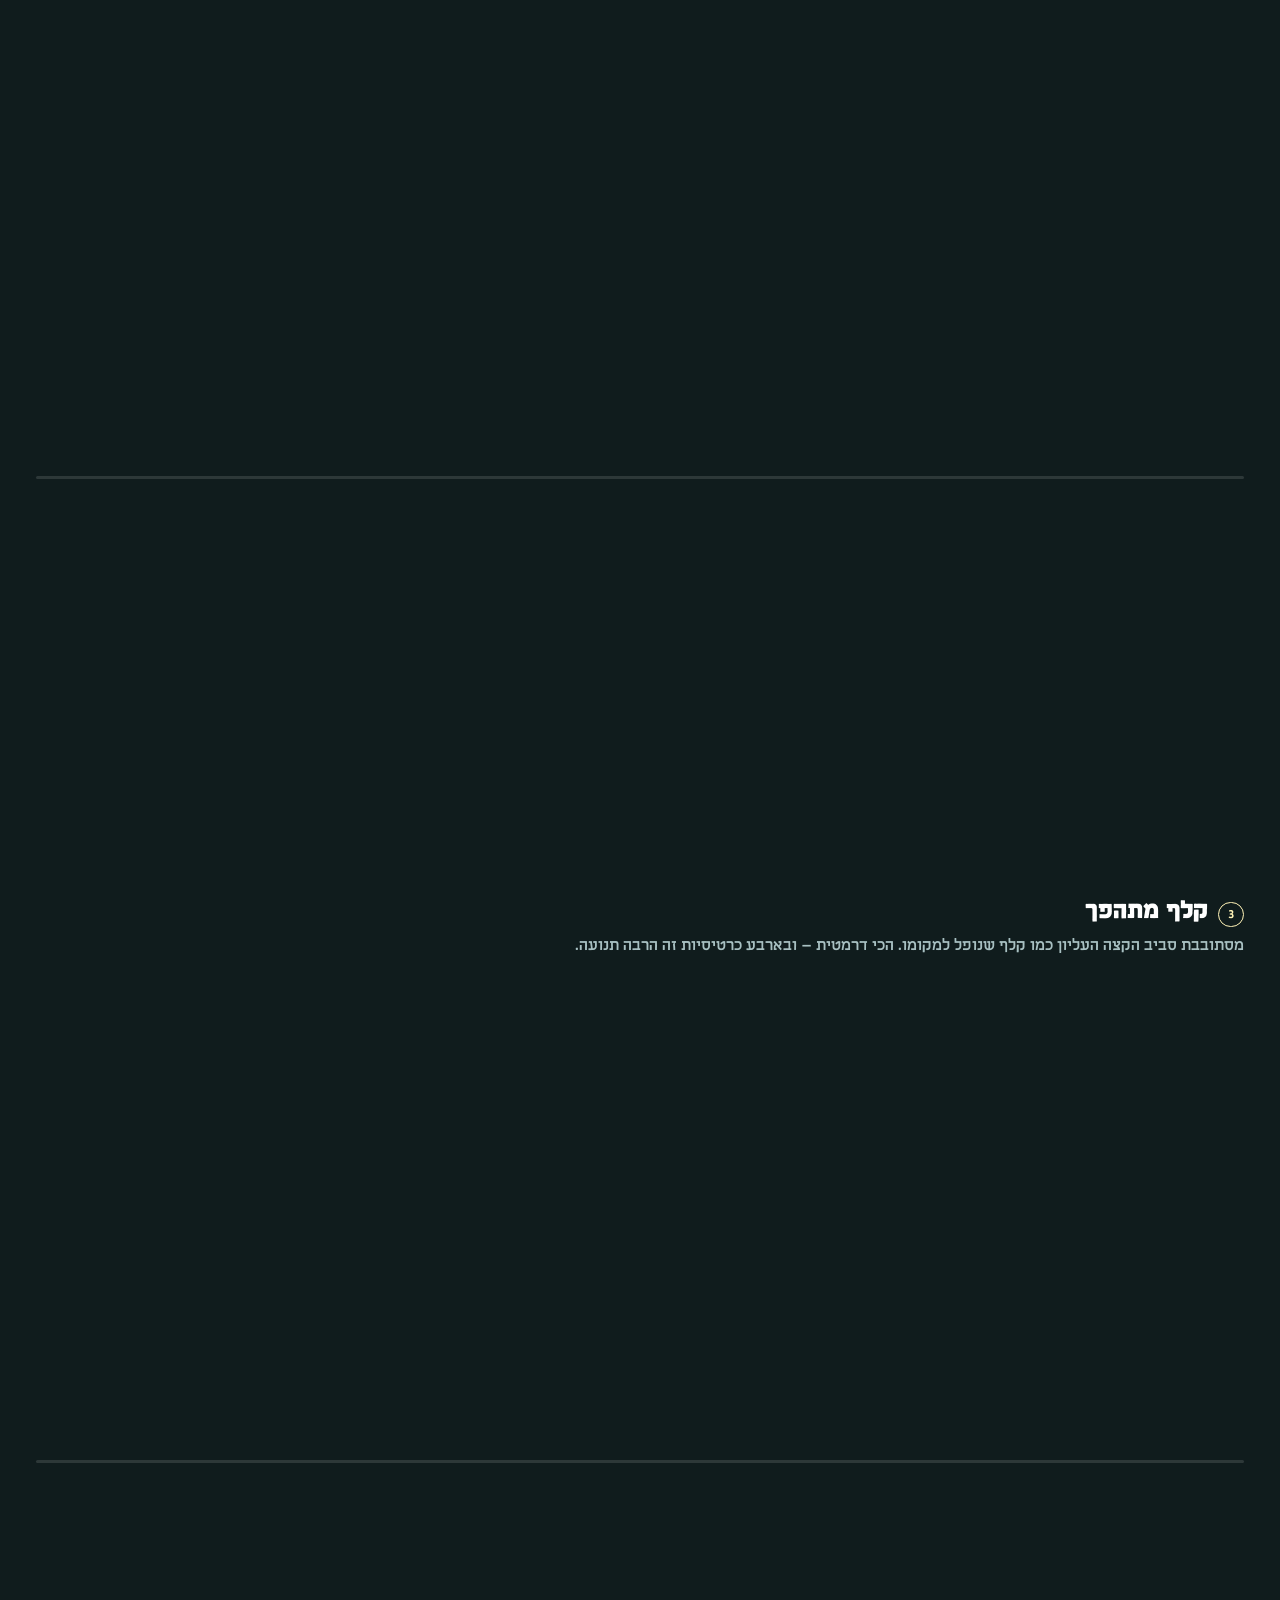
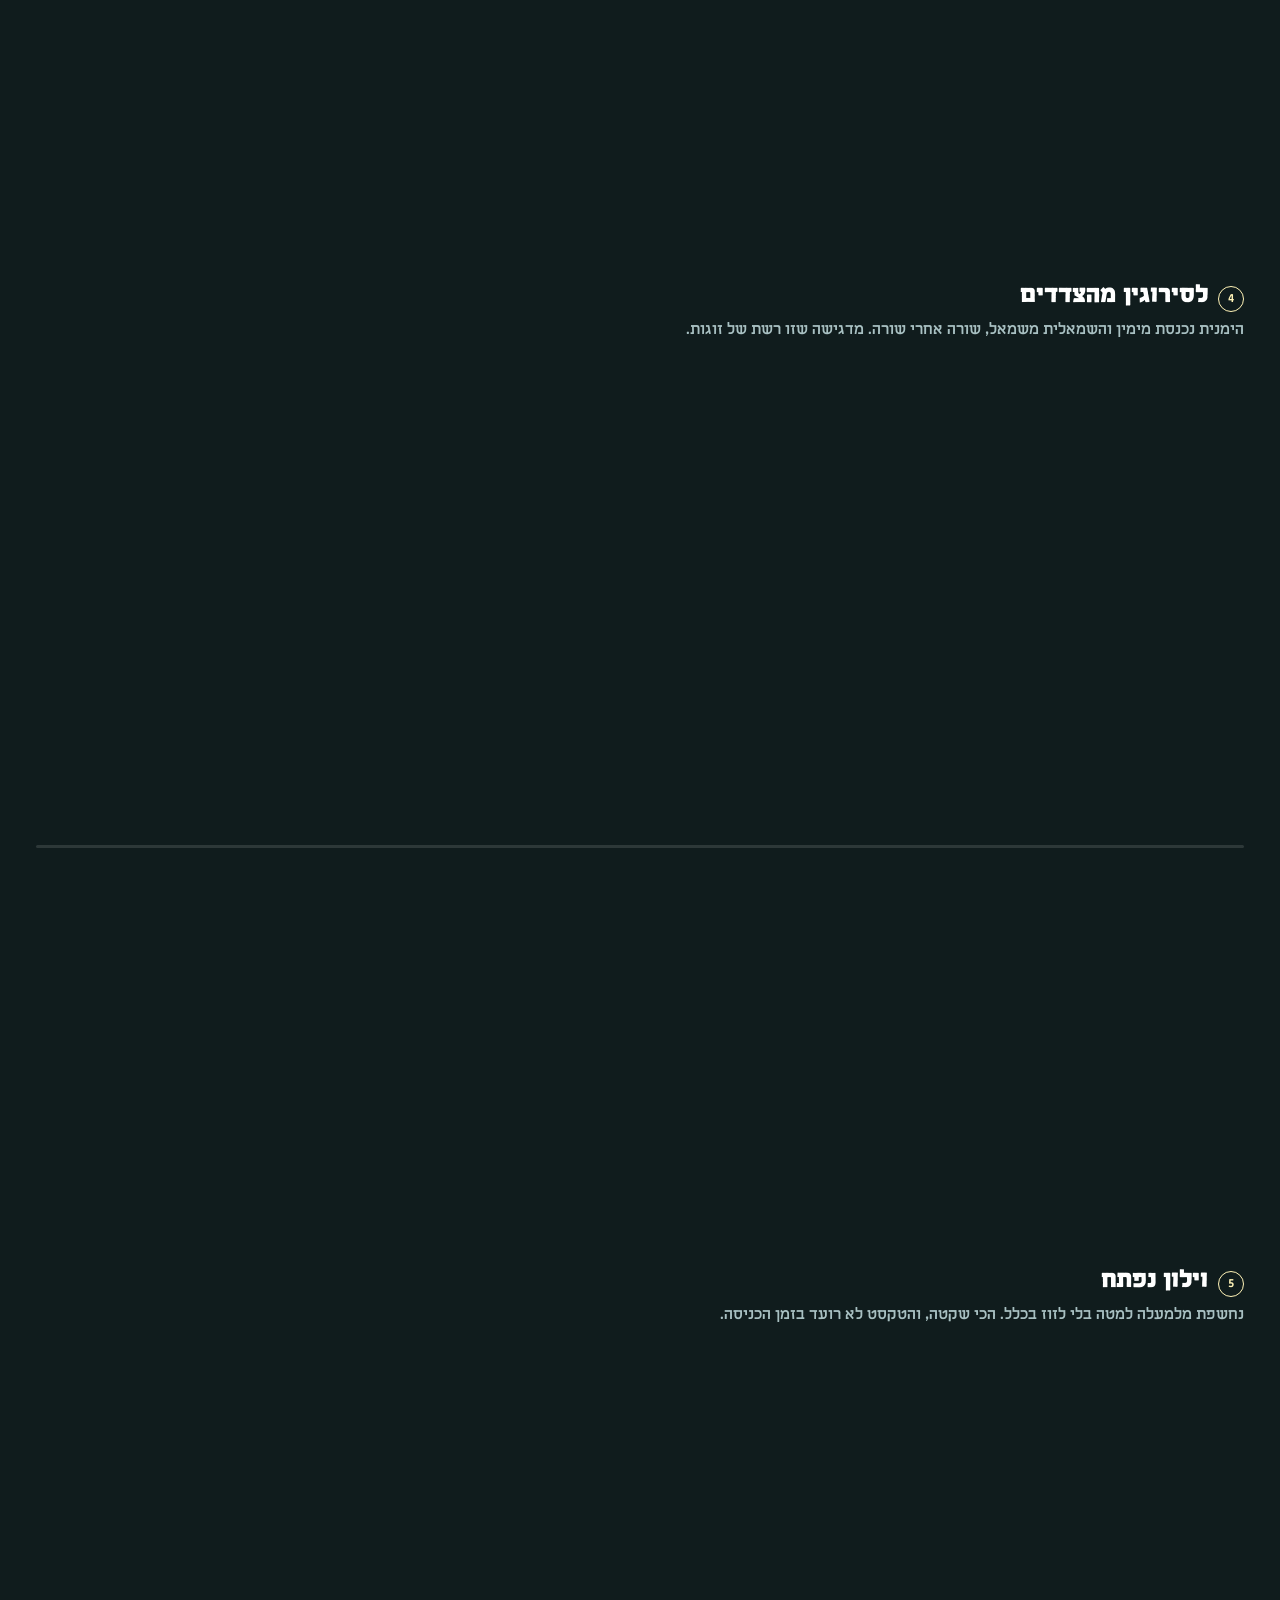
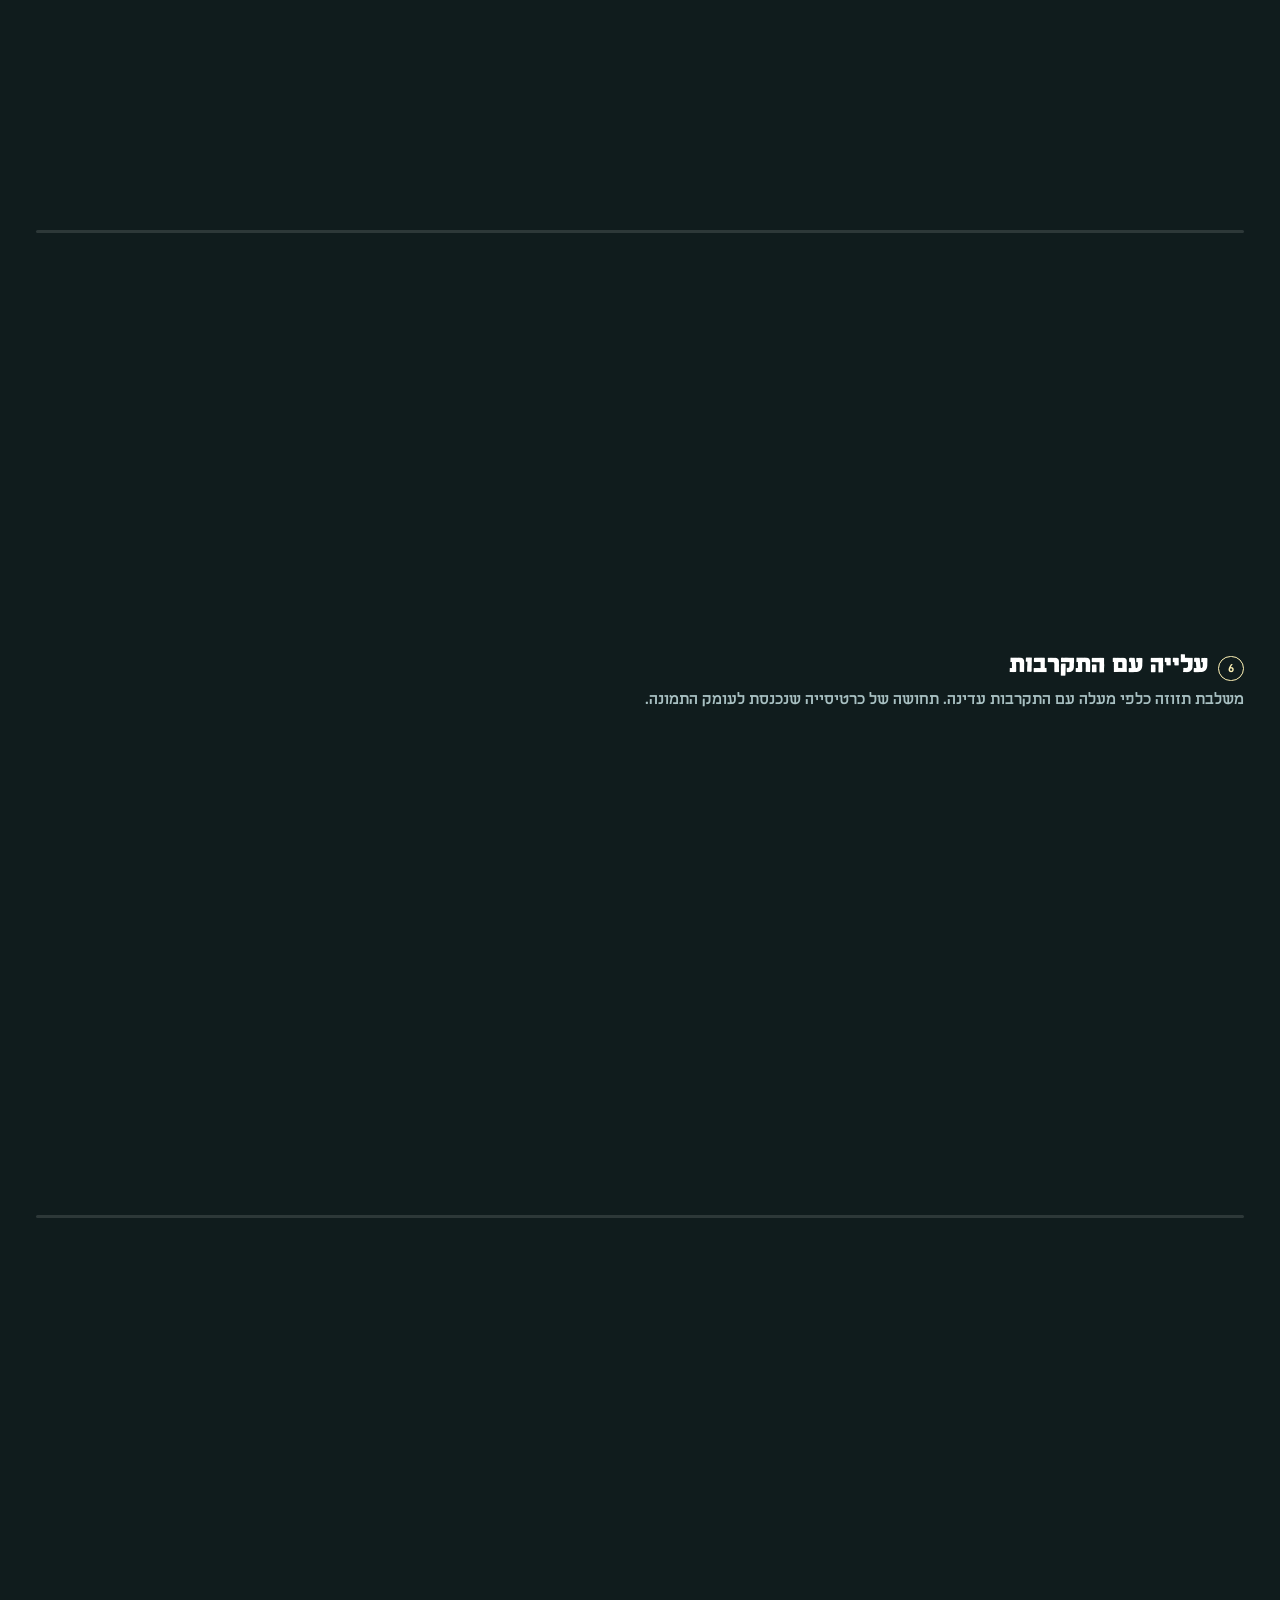
<file: tile-options.html>
<!DOCTYPE html>
<html lang="he" dir="rtl">
<head>
<meta charset="UTF-8">
<meta name="viewport" content="width=device-width, initial-scale=1, viewport-fit=cover">
<meta http-equiv="Cache-Control" content="no-cache, must-revalidate">
<title>אפשרויות גלילה לכרטיסיות סקשן 2 — HITBOX</title>
<style>
@font-face{font-family:'Fb';src:url('פונט/FbReissfeder-Regular.otf') format('opentype');font-weight:400;font-display:swap;}
@font-face{font-family:'Fb';src:url('פונט/FbReissfeder-Bold.otf') format('opentype');font-weight:700;font-display:swap;}

:root{--ink:#101c1d;--teal:#3e6e72;--sand:#fff3b7;--r:20px;
  --pad:clamp(20px,8.5vw,36px);--h3:clamp(18px,5.5vw,24px);}
*{margin:0;padding:0;box-sizing:border-box;-webkit-tap-highlight-color:transparent;}
html{overflow-x:clip;}
body{background:var(--ink);color:#fff;font-family:'Fb',sans-serif;direction:rtl;
  line-height:1.5;overflow-x:clip;padding-bottom:70vh;}

header{padding:40px var(--pad) 0;}
header h1{font-size:clamp(26px,7.5vw,34px);font-weight:700;line-height:1.02;}
header h1 span{color:var(--sand);}
header p{margin-top:12px;font-size:15px;color:#a8c0c2;}
header p b{color:var(--sand);font-weight:700;}

section{padding:46vh var(--pad) 0;}
.hd{display:flex;align-items:baseline;gap:10px;}
.hd b{font-size:var(--h3);font-weight:700;}
.hd i{font-style:normal;font-size:13px;color:var(--sand);border:1px solid var(--sand);
  border-radius:999px;padding:2px 9px;flex:none;}
.note{margin:6px 0 18px;font-size:14.5px;color:#a8c0c2;}

/* ---------- הכרטיסייה עצמה, זהה בכל האפשרויות ---------- */
.grid2{display:grid;grid-template-columns:1fr 1fr;gap:16px 12px;}
.tile{border:1px solid var(--teal);border-radius:var(--r);background:rgba(255,255,255,.1);
  padding:16px 8px;min-height:228px;display:flex;flex-direction:column;
  align-items:center;justify-content:flex-start;will-change:transform,opacity;}
.tile img{width:clamp(52px,16.5vw,70px);height:auto;flex:none;}
.tile h3{margin-top:auto;margin-bottom:auto;font-size:var(--h3);font-weight:700;
  line-height:1.03;text-align:center;width:90%;}
[data-fx="flip"]{perspective:900px;}

/* מד ההתקדמות — מראה בכמה האנימציה נמצאת בכל רגע */
.bar{margin-top:14px;height:3px;background:rgba(255,255,255,.12);border-radius:2px;overflow:hidden;}
.bar i{display:block;height:100%;width:0;background:var(--sand);}

@media (prefers-reduced-motion:reduce){
  .tile{opacity:1 !important;transform:none !important;filter:none !important;clip-path:none !important;}
}
</style>
</head>
<body>

<header>
  <h1>כרטיסיות סקשן 2 — <span>שש אפשרויות גלילה</span></h1>
  <p><b>כולן קשורות לגלילה עצמה.</b> אם תעצרי באמצע, האנימציה תעצור איתך; אם תגללי אחורה, היא תיסוג. הפס הצהוב מתחת לכל רשת מראה בכמה היא נמצאת.</p>
</header>

<div id="app"></div>

<script>
const TILES = [
  'מתאמן כבר תקופה אבל התוצאות פשוט לא מגיעות?',
  'נמאס לך להשתעמם באימונים ולחכות בתור למכשירים?',
  'מסיים את יום העבודה מוצף בלחצים ועם שרירים תפוסים?',
  'מרגיש שאין לך יכולת אמיתית להגן על עצמך ועל המשפחה?'
];

const clamp = t => t < 0 ? 0 : t > 1 ? 1 : t;
const easeOut = t => 1 - Math.pow(1 - t, 3);
const backOut = t => 1 + 2.4 * Math.pow(t - 1, 3) + 1.4 * Math.pow(t - 1, 2);

/* כל אפשרות מקבלת התקדמות t בין 0 ל-1 ומחזירה את המצב של הכרטיסייה בנקודה הזו */
const FX = [
  { id: 'rise', n: 'עלייה מטושטשת',
    d: 'עולה 52 פיקסלים ומתחדדת מטשטוש. זו ההנפשה שרצה בדסקטופ, כך שהעמודים יישמעו אותו דבר.',
    at(el, t) {
      const e = easeOut(t);
      el.style.opacity = t.toFixed(3);
      el.style.transform = `translateY(${((1 - e) * 52).toFixed(1)}px)`;
      el.style.filter = t > .99 ? 'none' : `blur(${((1 - e) * 16).toFixed(2)}px)`;
    } },

  { id: 'pop', n: 'קפיצה מהמרכז',
    d: 'נכנסת קטנה, חורגת מעט מגודלה ומתיישבת. אנרגטית, קרובה לשפה של האתר.',
    at(el, t) {
      el.style.opacity = clamp(t * 2).toFixed(3);
      el.style.transform = `scale(${(0.72 + 0.28 * backOut(t)).toFixed(4)})`;
      el.style.filter = 'none';
    } },

  { id: 'flip', n: 'קלף מתהפך',
    d: 'מסתובבת סביב הקצה העליון כמו קלף שנופל למקומו. הכי דרמטית — ובארבע כרטיסיות זה הרבה תנועה.',
    at(el, t) {
      const e = easeOut(t);
      el.style.opacity = clamp(t * 1.6).toFixed(3);
      el.style.transformOrigin = 'center top';
      el.style.transform = `rotateX(${(-72 * (1 - e)).toFixed(2)}deg)`;
      el.style.filter = 'none';
    } },

  { id: 'sides', n: 'לסירוגין מהצדדים',
    d: 'הימנית נכנסת מימין והשמאלית משמאל, שורה אחרי שורה. מדגישה שזו רשת של זוגות.',
    at(el, t, i) {
      const e = easeOut(t), dir = i % 2 ? -1 : 1;
      el.style.opacity = t.toFixed(3);
      el.style.transform = `translateX(${(dir * (1 - e) * 46).toFixed(1)}px)`;
      el.style.filter = 'none';
    } },

  { id: 'wipe', n: 'וילון נפתח',
    d: 'נחשפת מלמעלה למטה בלי לזוז בכלל. הכי שקטה, והטקסט לא רועד בזמן הכניסה.',
    at(el, t) {
      const e = easeOut(t);
      el.style.opacity = '1';
      el.style.transform = 'none';
      el.style.clipPath = `inset(0 0 ${((1 - e) * 100).toFixed(2)}% 0)`;
    } },

  { id: 'combo', n: 'עלייה עם התקרבות',
    d: 'משלבת תזוזה כלפי מעלה עם התקרבות עדינה. תחושה של כרטיסייה שנכנסת לעומק התמונה.',
    at(el, t) {
      const e = easeOut(t);
      el.style.opacity = clamp(t * 1.4).toFixed(3);
      el.style.transform =
        `translateY(${((1 - e) * 60).toFixed(1)}px) scale(${(0.88 + e * 0.12).toFixed(4)})`;
      el.style.filter = 'none';
    } }
];

document.getElementById('app').innerHTML = FX.map((f, k) => `
  <section>
    <div class="hd"><i>${k + 1}</i><b>${f.n}</b></div>
    <p class="note">${f.d}</p>
    <div class="grid2" data-fx="${f.id}">
      ${TILES.map(t => `<div class="tile"><img src="assets/card-icon.png" alt=""><h3>${t}</h3></div>`).join('')}
    </div>
    <div class="bar"><i></i></div>
  </section>`).join('');

/* ---------- מנוע אחד לכל האפשרויות ----------
   ההתקדמות נגזרת ממיקום הרשת במסך ולא מרגע כניסה בודד, ולכן היא
   מתקדמת ונסוגה יחד עם האצבע. כל כרטיסייה מוסטת בציר הזמן לפי מקומה,
   כך שהן נכנסות אחת אחרי השנייה במקום יחד. */
const STAGGER = 0.13;   /* ההסטה בין כרטיסייה לכרטיסייה */
const SPAN = 0.58;      /* כמה מציר הזמן לוקחת כניסה של כרטיסייה אחת */

const grids = FX.map(f => {
  const g = document.querySelector(`[data-fx="${f.id}"]`);
  return { fx: f, grid: g, tiles: [...g.querySelectorAll('.tile')], bar: g.nextElementSibling.firstElementChild };
});

let queued = false;
function sync() {
  queued = false;
  for (const { fx, grid, tiles, bar } of grids) {
    const r = grid.getBoundingClientRect();
    /* 0 כשראש הרשת בתחתית המסך, 1 כשהיא עלתה כמעט לראשו */
    const raw = clamp((innerHeight * 0.92 - r.top) / (innerHeight * 0.75));
    bar.style.width = (raw * 100).toFixed(1) + '%';
    tiles.forEach((el, i) => fx.at(el, clamp((raw - i * STAGGER) / SPAN), i));
  }
}

addEventListener('scroll', () => {
  if (queued) return;
  queued = true;
  requestAnimationFrame(sync);
}, { passive: true });
addEventListener('resize', sync);
addEventListener('load', sync);
sync();
</script>
</body>
</html>
</file>
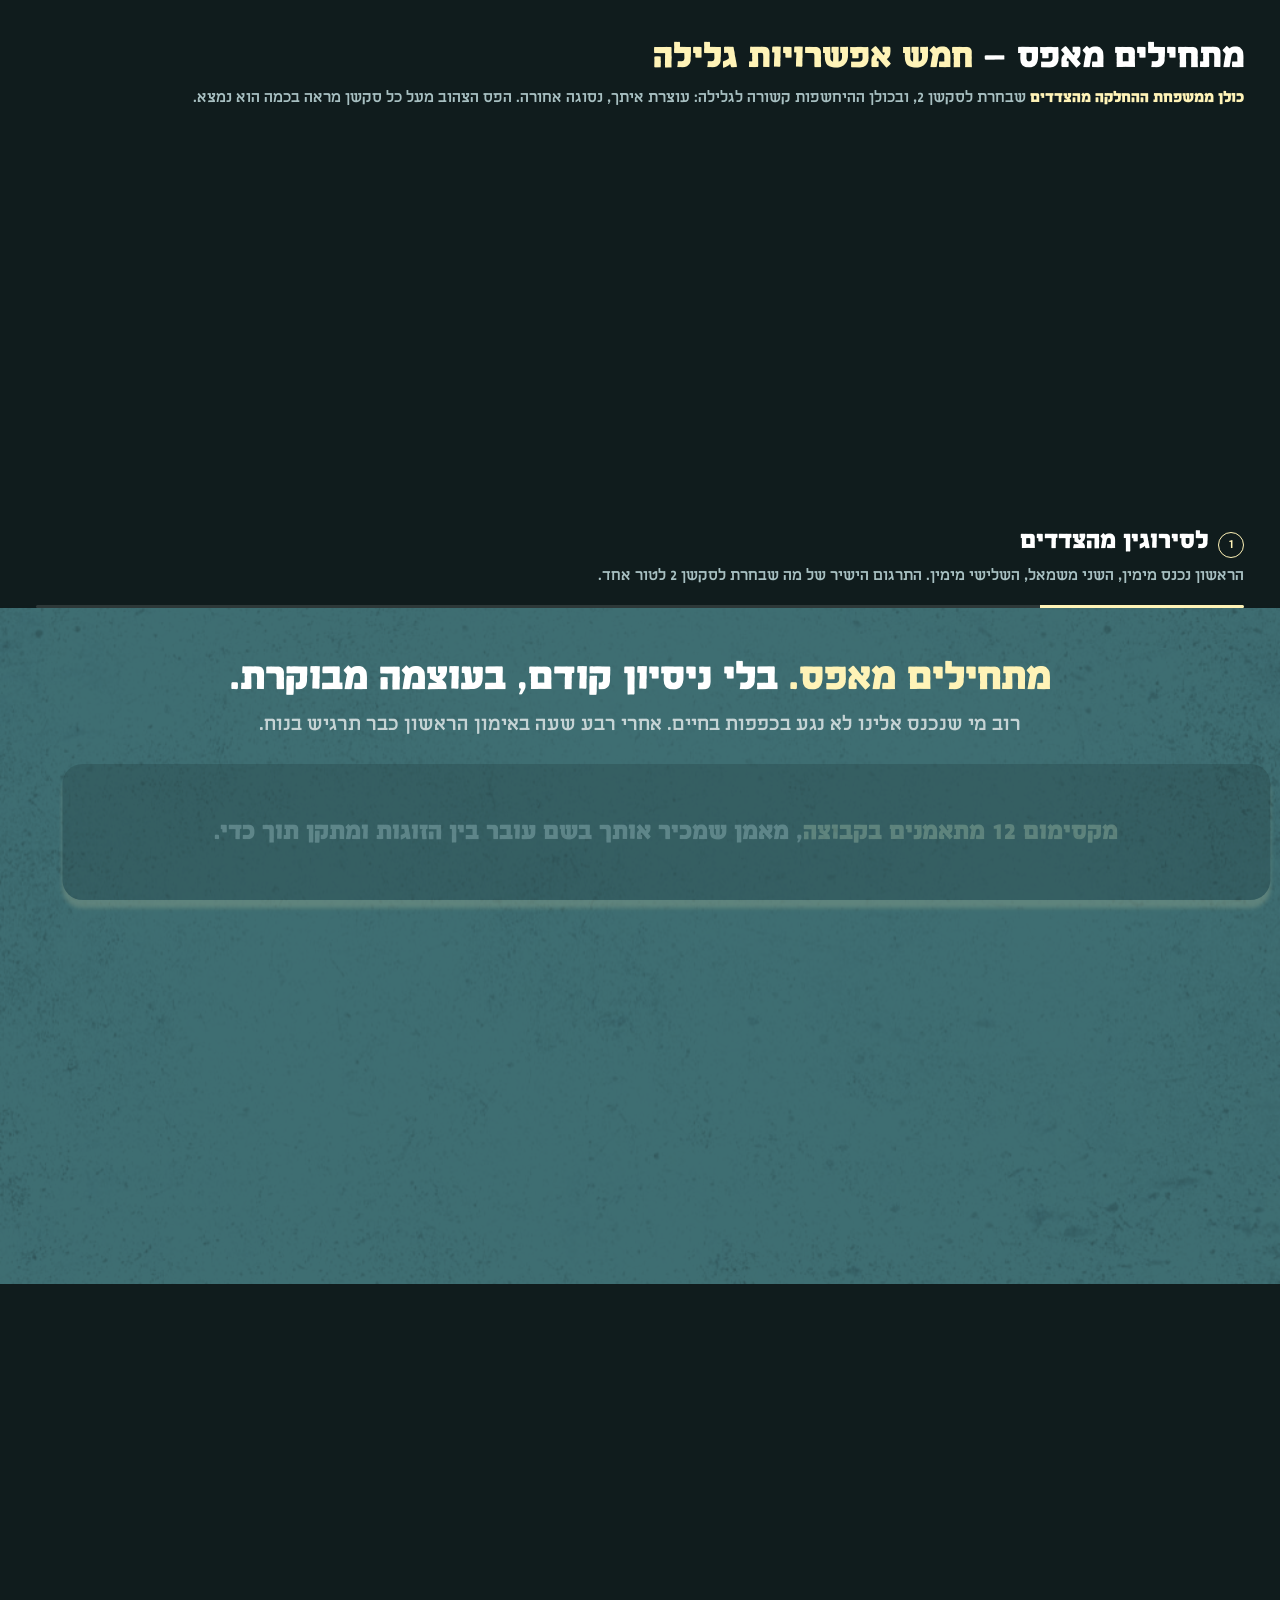
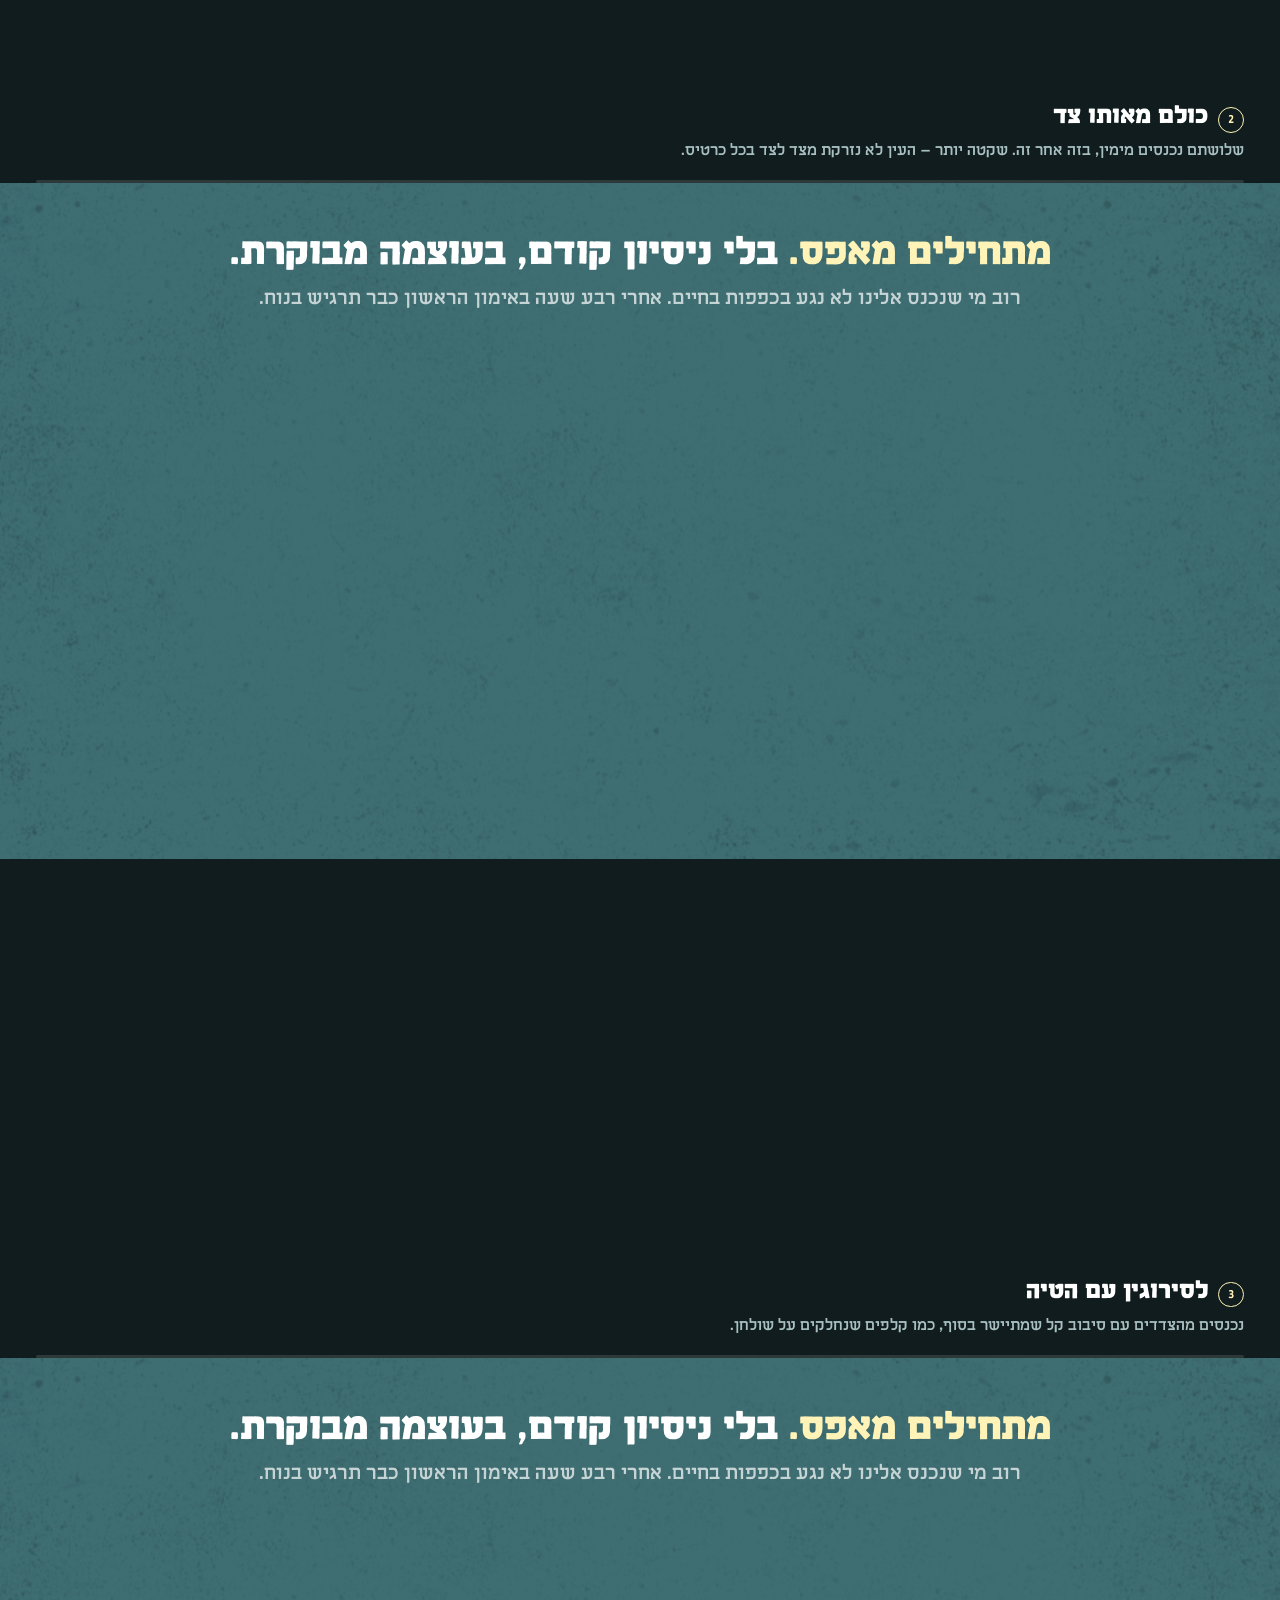
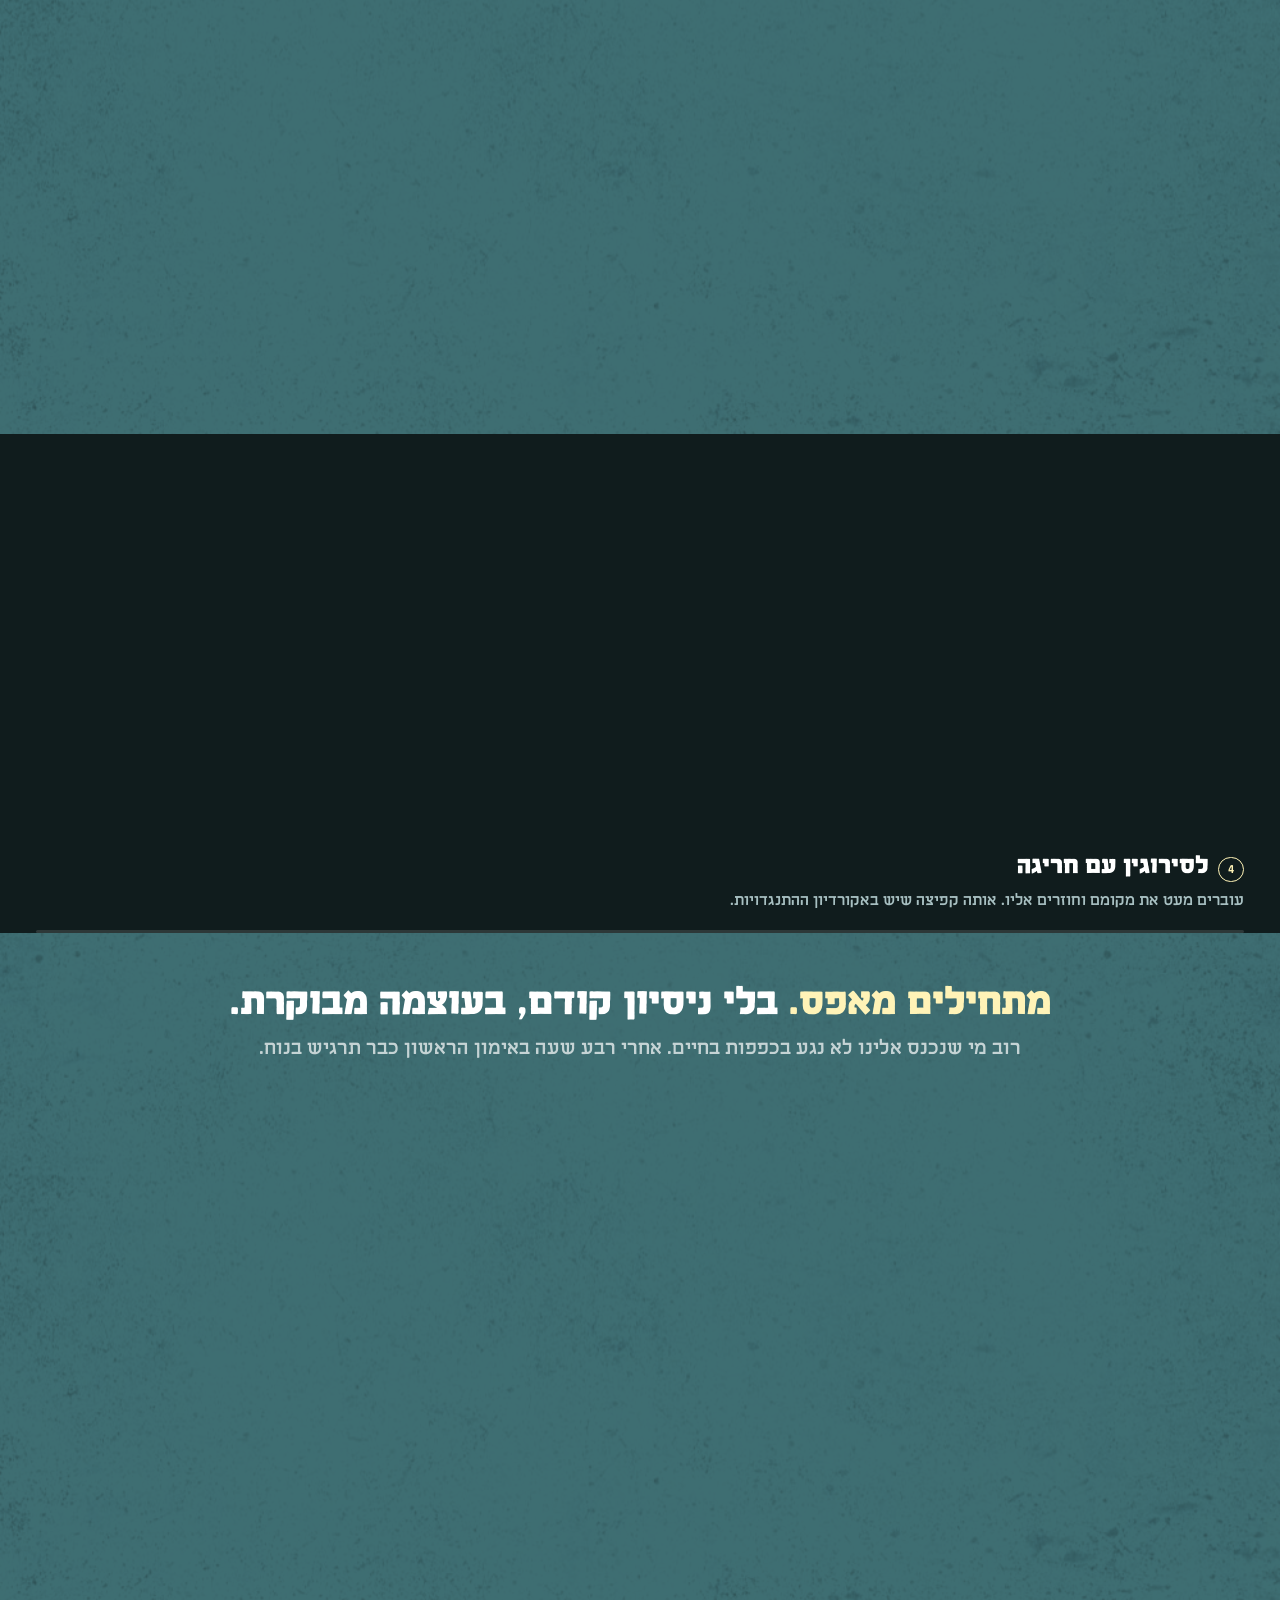
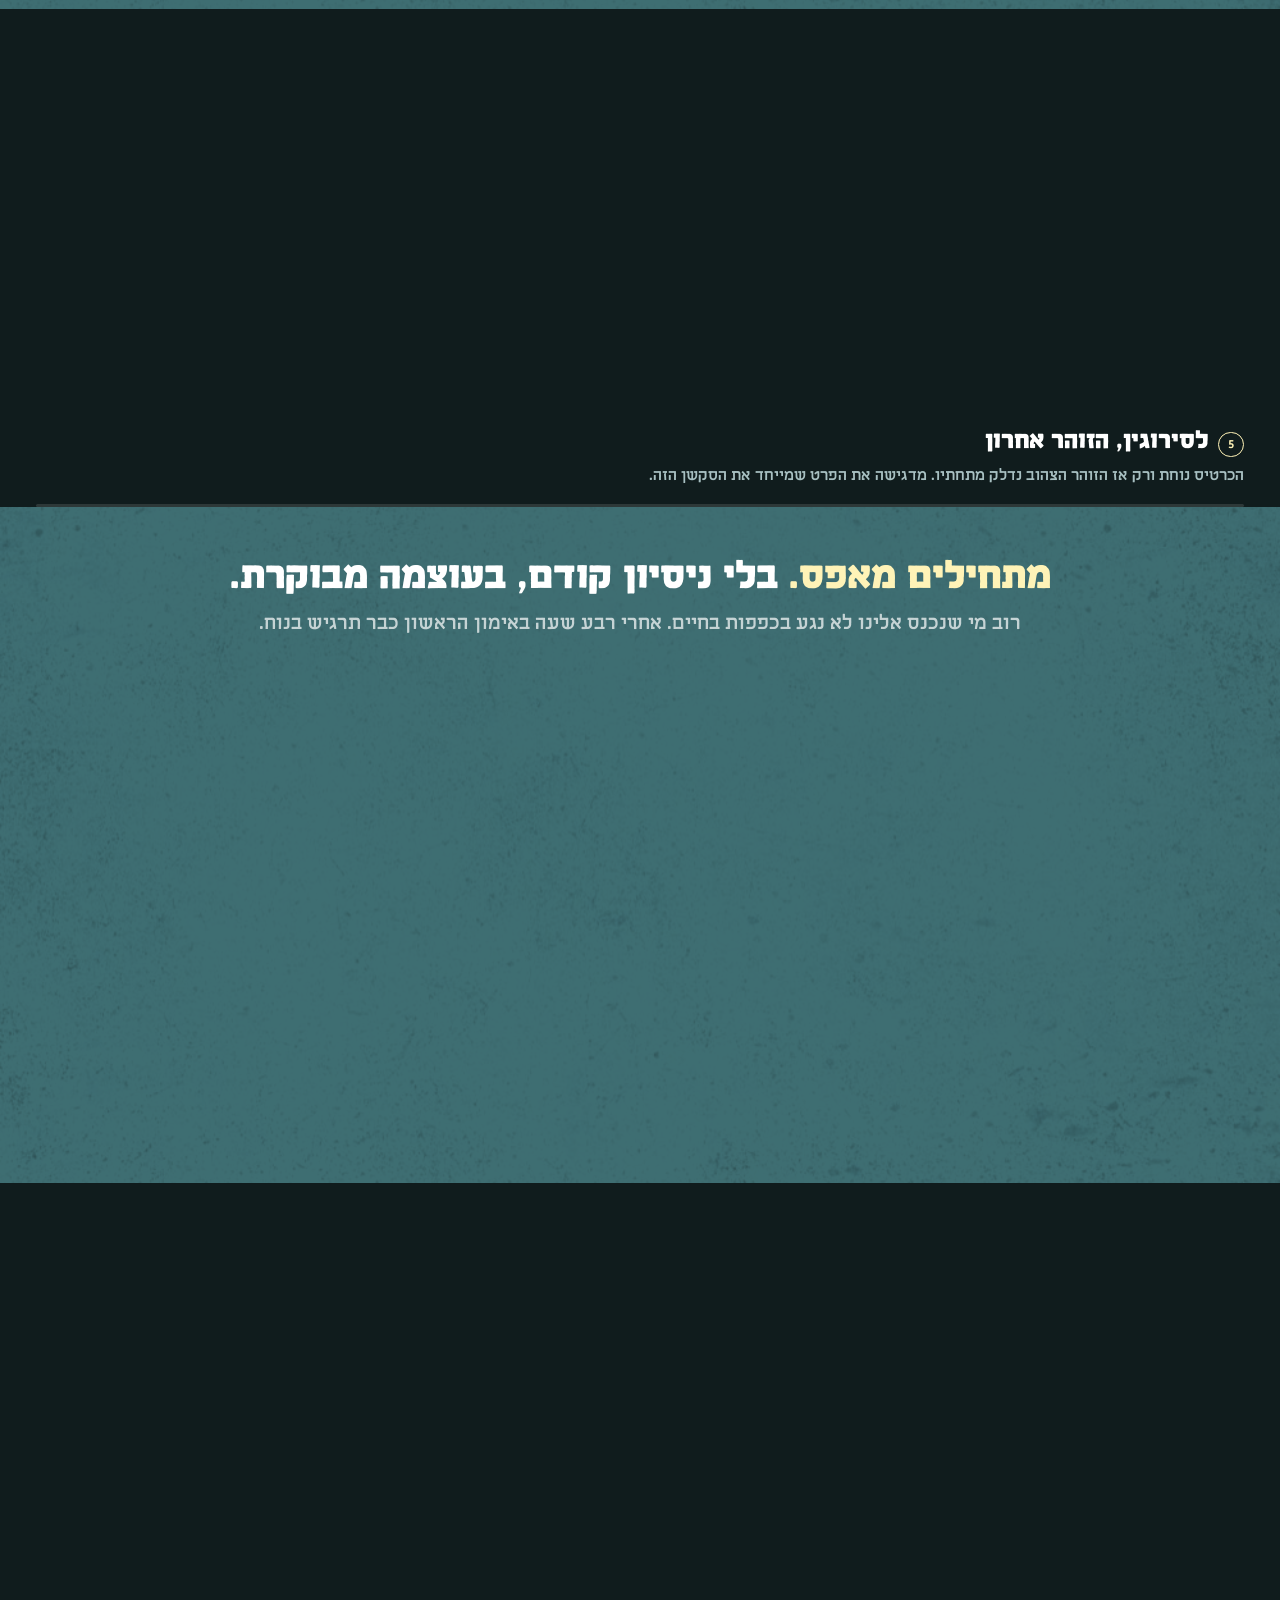
<file: zero-options.html>
<!DOCTYPE html>
<html lang="he" dir="rtl">
<head>
<meta charset="UTF-8">
<meta name="viewport" content="width=device-width, initial-scale=1, viewport-fit=cover">
<meta http-equiv="Cache-Control" content="no-cache, must-revalidate">
<title>אפשרויות גלילה לסקשן מתחילים מאפס — HITBOX</title>
<style>
@font-face{font-family:'Fb';src:url('פונט/FbReissfeder-Regular.otf') format('opentype');font-weight:400;font-display:swap;}
@font-face{font-family:'Fb';src:url('פונט/FbReissfeder-Bold.otf') format('opentype');font-weight:700;font-display:swap;}

:root{--ink:#101c1d;--teal:#3e6e72;--sand:#fff3b7;--r:20px;
  --pad:clamp(20px,8.5vw,36px);--h2:clamp(27px,8.75vw,38px);
  --h3:clamp(18px,5.5vw,24px);--body:clamp(15px,4.5vw,19px);}
*{margin:0;padding:0;box-sizing:border-box;-webkit-tap-highlight-color:transparent;}
html{overflow-x:clip;}
body{background:var(--ink);color:#fff;font-family:'Fb',sans-serif;direction:rtl;
  line-height:1.5;overflow-x:clip;padding-bottom:70vh;}

header{padding:40px var(--pad) 0;}
header h1{font-size:clamp(26px,7.5vw,34px);font-weight:700;line-height:1.02;}
header h1 span{color:var(--sand);}
header p{margin-top:12px;font-size:15px;color:#a8c0c2;}
header p b{color:var(--sand);font-weight:700;}

.lead-in{padding:46vh var(--pad) 0;}
.hd{display:flex;align-items:baseline;gap:10px;}
.hd b{font-size:var(--h3);font-weight:700;}
.hd i{font-style:normal;font-size:13px;color:var(--sand);border:1px solid var(--sand);
  border-radius:999px;padding:2px 9px;flex:none;}
.note{margin:6px 0 18px;font-size:14.5px;color:#a8c0c2;}
.bar{margin:0 var(--pad) 0;height:3px;background:rgba(255,255,255,.12);
  border-radius:2px;overflow:hidden;}
.bar i{display:block;height:100%;width:0;background:var(--sand);}

/* ---------- הסקשן האמיתי, זהה בכל האפשרויות ---------- */
.zero{position:relative;overflow:hidden;background:var(--teal);padding:52px var(--pad);}
.zero::before{content:'';position:absolute;inset:0;pointer-events:none;
  background:url('assets/texture-m.jpg') center/cover;mix-blend-mode:multiply;opacity:.4;}
.zero>*{position:relative;}
.zero h2{font-size:var(--h2);font-weight:700;line-height:.99;text-align:center;}
.zero h2 .y{color:var(--sand);}
.zero .lead{margin-top:14px;font-size:var(--body);line-height:1.29;
  text-align:center;color:rgba(255,255,255,.7);}
.cards{display:flex;flex-direction:column;gap:30px;margin-top:28px;}
.card{background:var(--ink);border-radius:var(--r);padding:20px 29px;min-height:136px;
  display:flex;align-items:center;justify-content:center;
  box-shadow:0 8px 4px var(--sand);will-change:transform,opacity;}
.card p{font-size:var(--h3);font-weight:700;line-height:1.03;text-align:center;}
.card .y{color:var(--sand);}

@media (prefers-reduced-motion:reduce){
  .card{opacity:1 !important;transform:none !important;}
}
</style>
</head>
<body>

<header>
  <h1>מתחילים מאפס — <span>חמש אפשרויות גלילה</span></h1>
  <p><b>כולן ממשפחת ההחלקה מהצדדים</b> שבחרת לסקשן 2, ובכולן ההיחשפות קשורה לגלילה: עוצרת איתך, נסוגה אחורה. הפס הצהוב מעל כל סקשן מראה בכמה הוא נמצא.</p>
</header>

<div id="app"></div>

<script>
const CARDS = [
  ['מקסימום 12 מתאמנים בקבוצה', ', מאמן שמכיר אותך בשם עובר בין הזוגות ומתקן תוך כדי.'],
  ['לומדים טכניקה מהיסוד בקצב שלך.', ' גם מי שלא התאמן עשור מסיים את האימון על הרגליים.'],
  ['עובדים על שקים, לפות ובזוגות.', ' כל שיטה בונה כושר אחר, והשילוב ביניהן הוא מה שמקדם אותך.']
];

const clamp = t => t < 0 ? 0 : t > 1 ? 1 : t;
const easeOut = t => 1 - Math.pow(1 - t, 3);
const backOut = t => 1 + 2.4 * Math.pow(t - 1, 3) + 1.4 * Math.pow(t - 1, 2);

const FX = [
  { id: 'alt', n: 'לסירוגין מהצדדים',
    d: 'הראשון נכנס מימין, השני משמאל, השלישי מימין. התרגום הישיר של מה שבחרת לסקשן 2 לטור אחד.',
    at(el, t, i) {
      const dir = i % 2 ? -1 : 1;
      el.style.opacity = t.toFixed(3);
      el.style.transform = `translateX(${(dir * (1 - easeOut(t)) * 46).toFixed(1)}px)`;
    } },

  { id: 'same', n: 'כולם מאותו צד',
    d: 'שלושתם נכנסים מימין, בזה אחר זה. שקטה יותר — העין לא נזרקת מצד לצד בכל כרטיס.',
    at(el, t) {
      el.style.opacity = t.toFixed(3);
      el.style.transform = `translateX(${((1 - easeOut(t)) * 52).toFixed(1)}px)`;
    } },

  { id: 'deal', n: 'לסירוגין עם הטיה',
    d: 'נכנסים מהצדדים עם סיבוב קל שמתיישר בסוף, כמו קלפים שנחלקים על שולחן.',
    at(el, t, i) {
      const dir = i % 2 ? -1 : 1, e = easeOut(t);
      el.style.opacity = t.toFixed(3);
      el.style.transform =
        `translateX(${(dir * (1 - e) * 46).toFixed(1)}px) rotate(${(dir * (1 - e) * 4).toFixed(2)}deg)`;
    } },

  { id: 'over', n: 'לסירוגין עם חריגה',
    d: 'עוברים מעט את מקומם וחוזרים אליו. אותה קפיצה שיש באקורדיון ההתנגדויות.',
    at(el, t, i) {
      const dir = i % 2 ? -1 : 1;
      el.style.opacity = clamp(t * 2).toFixed(3);
      el.style.transform = `translateX(${(dir * (1 - backOut(t)) * 46).toFixed(1)}px)`;
    } },

  { id: 'glow', n: 'לסירוגין, הזוהר אחרון',
    d: 'הכרטיס נוחת ורק אז הזוהר הצהוב נדלק מתחתיו. מדגישה את הפרט שמייחד את הסקשן הזה.',
    at(el, t, i) {
      const dir = i % 2 ? -1 : 1, e = easeOut(t);
      el.style.opacity = t.toFixed(3);
      el.style.transform = `translateX(${(dir * (1 - e) * 46).toFixed(1)}px)`;
      /* הזוהר מתחיל להידלק רק אחרי שהכרטיס כמעט הגיע */
      const g = clamp((t - 0.72) / 0.28);
      el.style.boxShadow = `0 ${(8 * g).toFixed(1)}px ${(4 * g).toFixed(1)}px rgba(255,243,183,${g.toFixed(3)})`;
    } }
];

document.getElementById('app').innerHTML = FX.map((f, k) => `
  <div class="lead-in">
    <div class="hd"><i>${k + 1}</i><b>${f.n}</b></div>
    <p class="note">${f.d}</p>
  </div>
  <div class="bar"><i></i></div>
  <section class="zero" data-fx="${f.id}">
    <h2><span class="y">מתחילים מאפס.</span> בלי ניסיון קודם, בעוצמה מבוקרת.</h2>
    <p class="lead">רוב מי שנכנס אלינו לא נגע בכפפות בחיים. אחרי רבע שעה באימון הראשון כבר תרגיש בנוח.</p>
    <div class="cards">
      ${CARDS.map(c => `<div class="card"><p><span class="y">${c[0]}</span>${c[1]}</p></div>`).join('')}
    </div>
  </section>`).join('');

/* ---------- המנוע ----------
   ההתקדמות נמדדת לכל כרטיס מהמיקום שלו עצמו ולא ממיקום הסקשן. כשמדדנו
   מהסקשן, הכרטיסים — שיושבים כמאתיים פיקסלים מתחת לכותרת — סיימו את
   הכניסה עוד לפני שהגיעו למסך, ולכן לא נראתה שום תנועה. */
const ENTER_AT = 0.92;   /* היכן במסך הכרטיס מתחיל להיכנס */
const ENTER_OVER = 0.42; /* על פני כמה מגובה המסך הכניסה נמשכת */

function progress(el) {
  return clamp((innerHeight * ENTER_AT - el.getBoundingClientRect().top) / (innerHeight * ENTER_OVER));
}

const blocks = FX.map(f => {
  const sec = document.querySelector(`[data-fx="${f.id}"]`);
  return { fx: f, sec, cards: [...sec.querySelectorAll('.card')],
           bar: sec.previousElementSibling.firstElementChild };
});

let queued = false;
function sync() {
  queued = false;
  for (const { fx, cards, bar } of blocks) {
    cards.forEach((el, i) => fx.at(el, progress(el), i));
    bar.style.width = (progress(cards[0]) * 100).toFixed(1) + '%';
  }
}
addEventListener('scroll', () => {
  if (queued) return;
  queued = true;
  requestAnimationFrame(sync);
}, { passive: true });
addEventListener('resize', sync);
addEventListener('load', sync);
sync();
</script>
</body>
</html>
</file>
